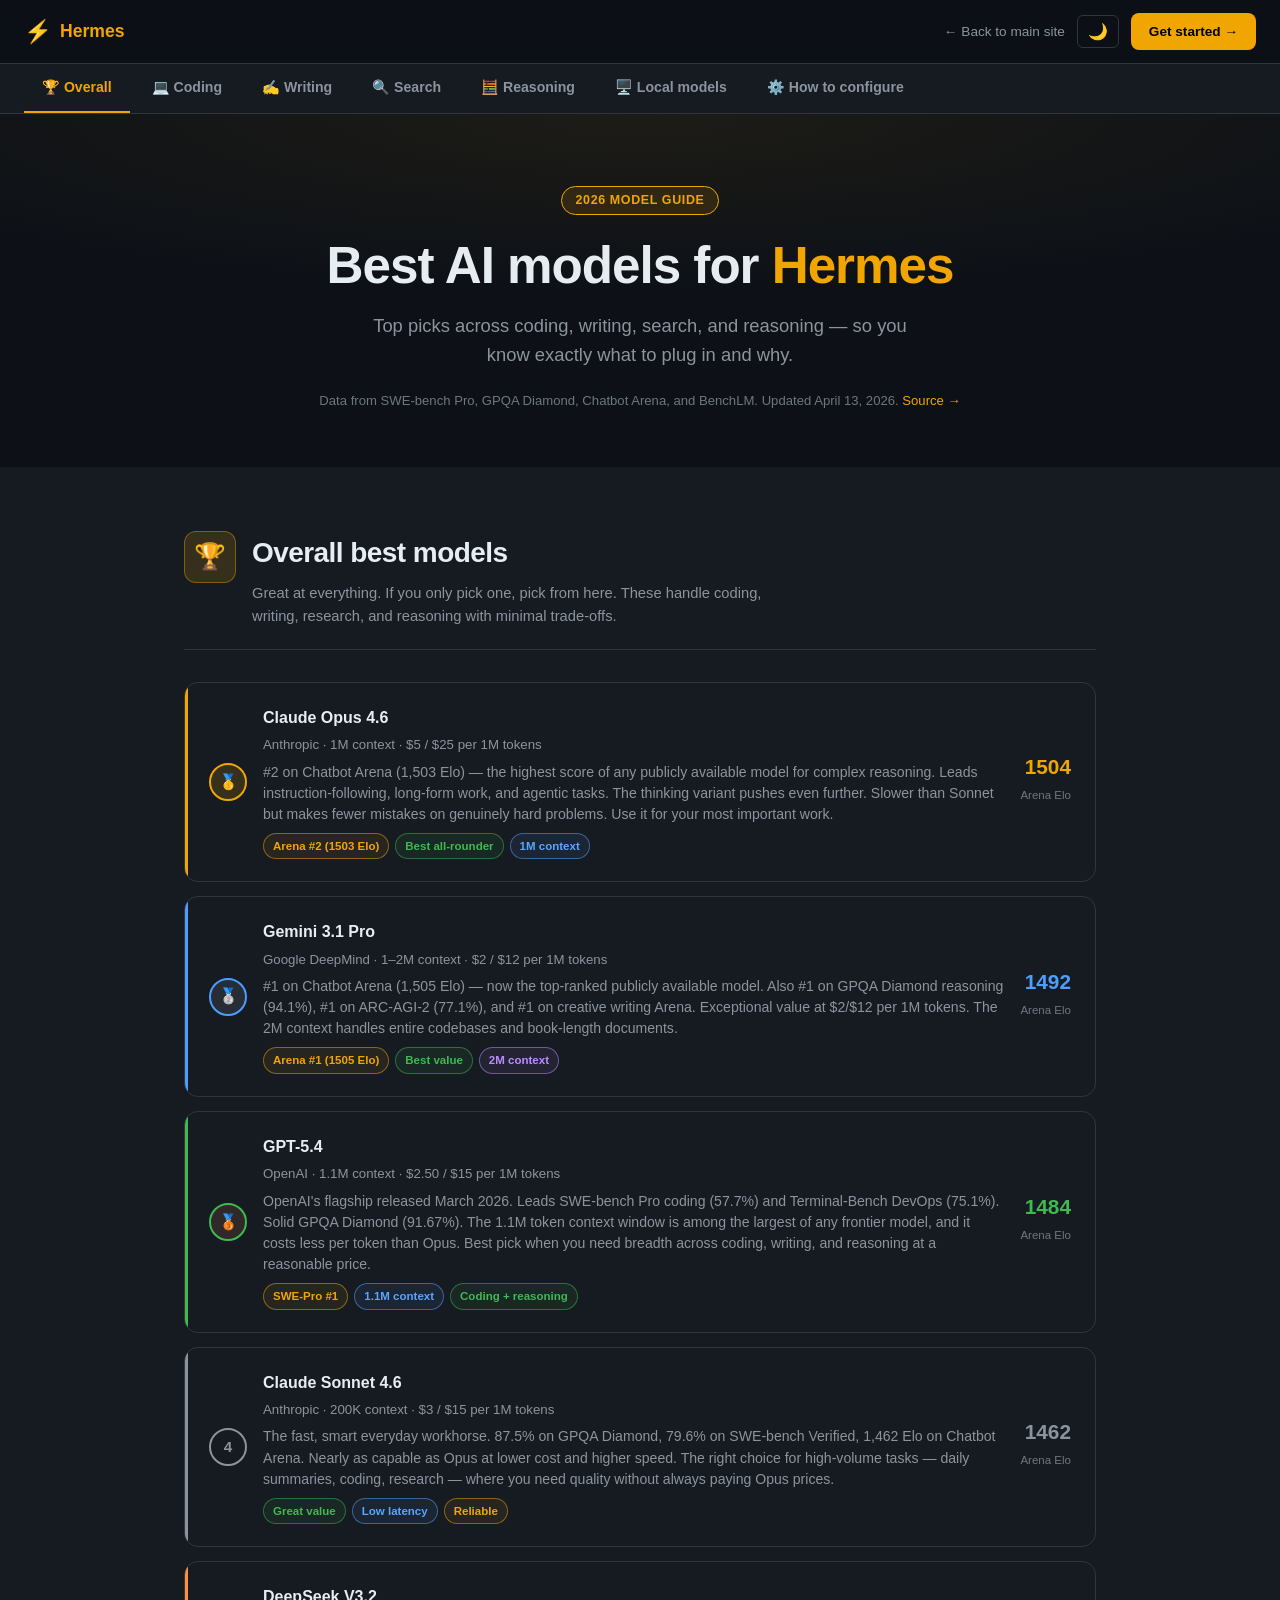
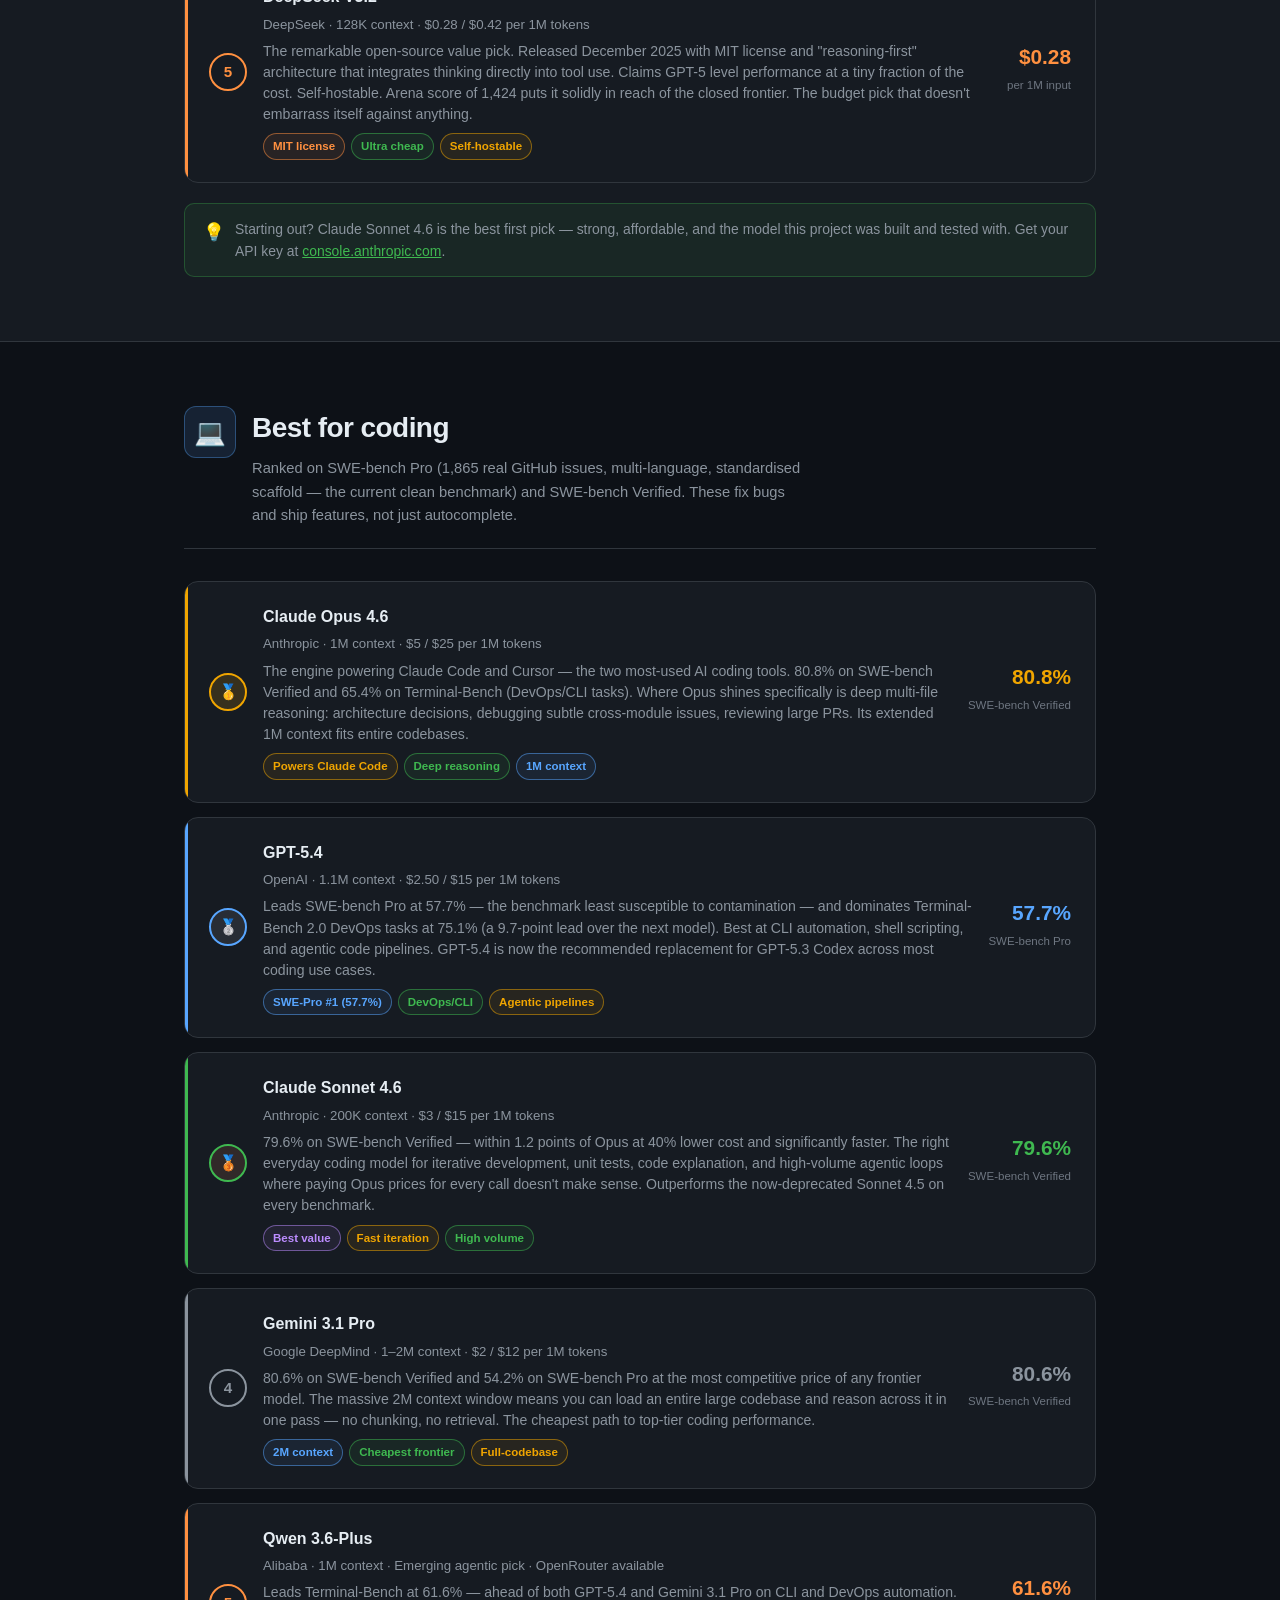
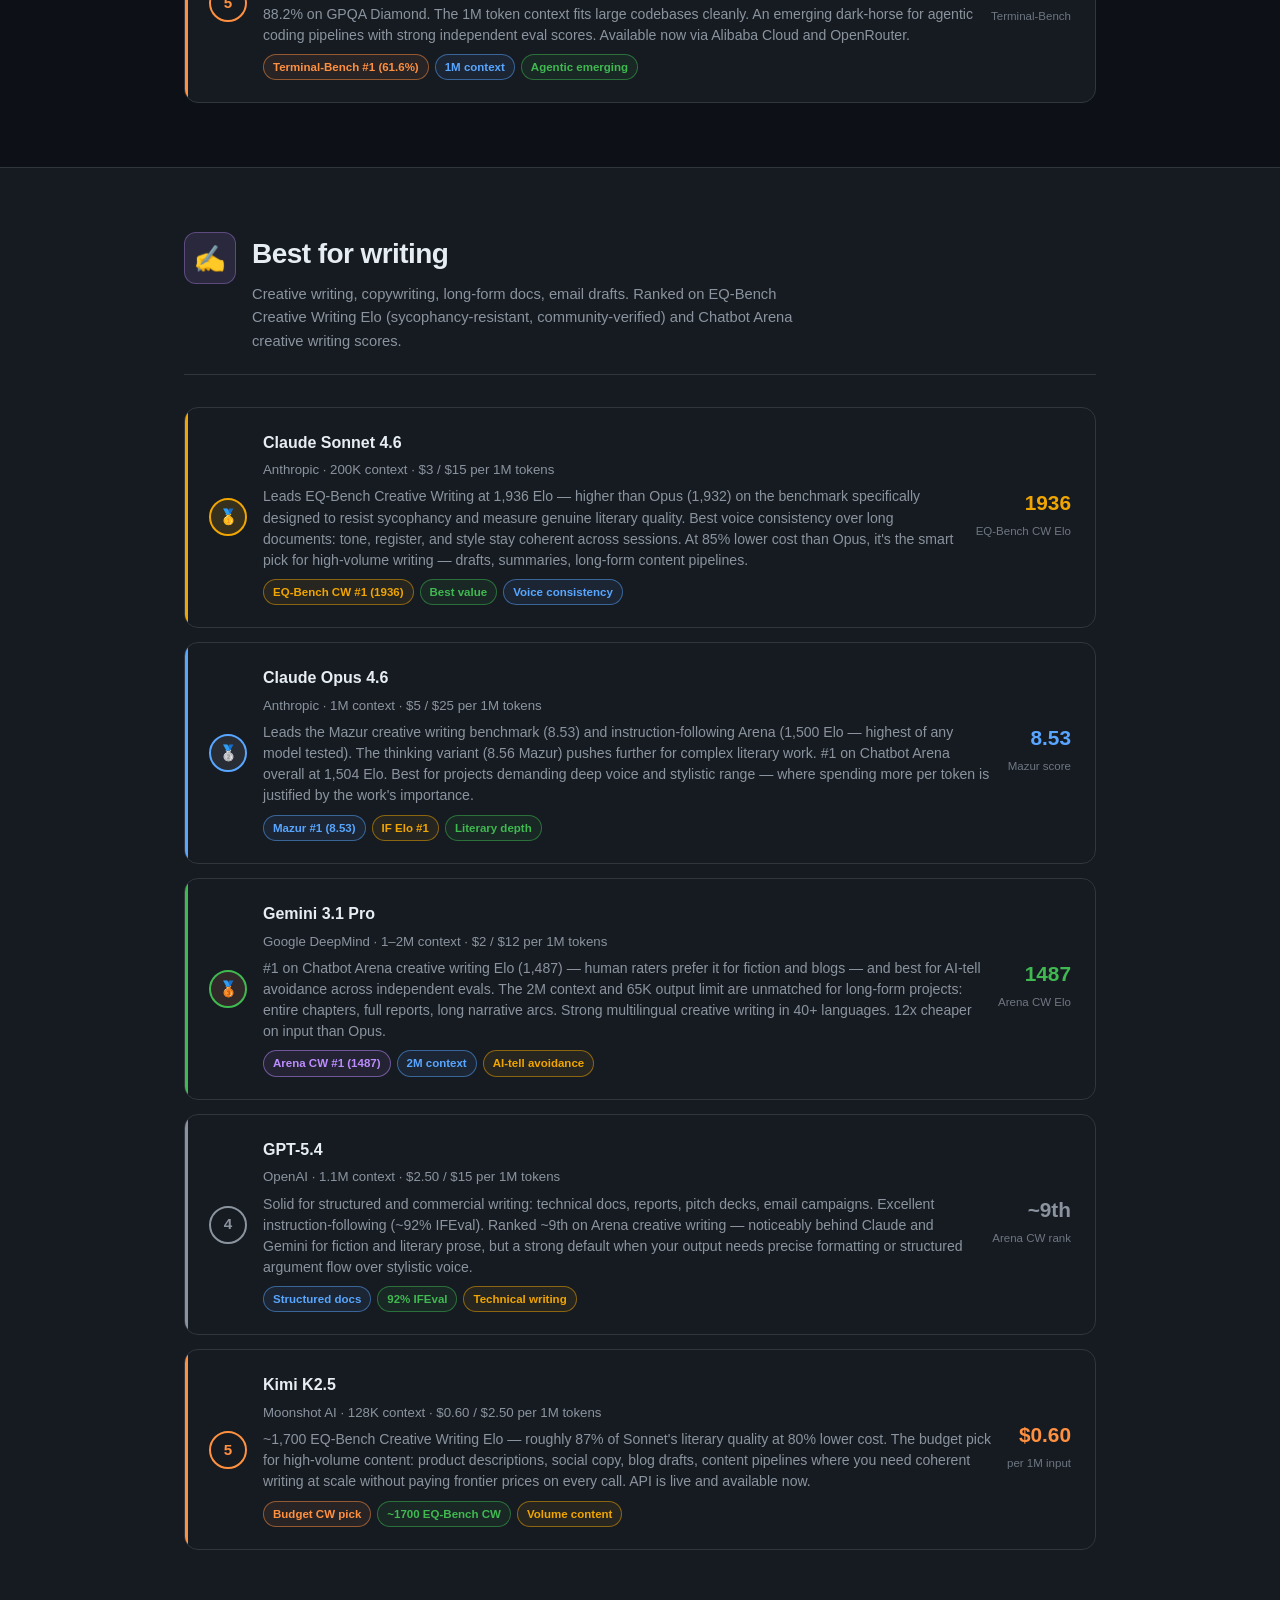
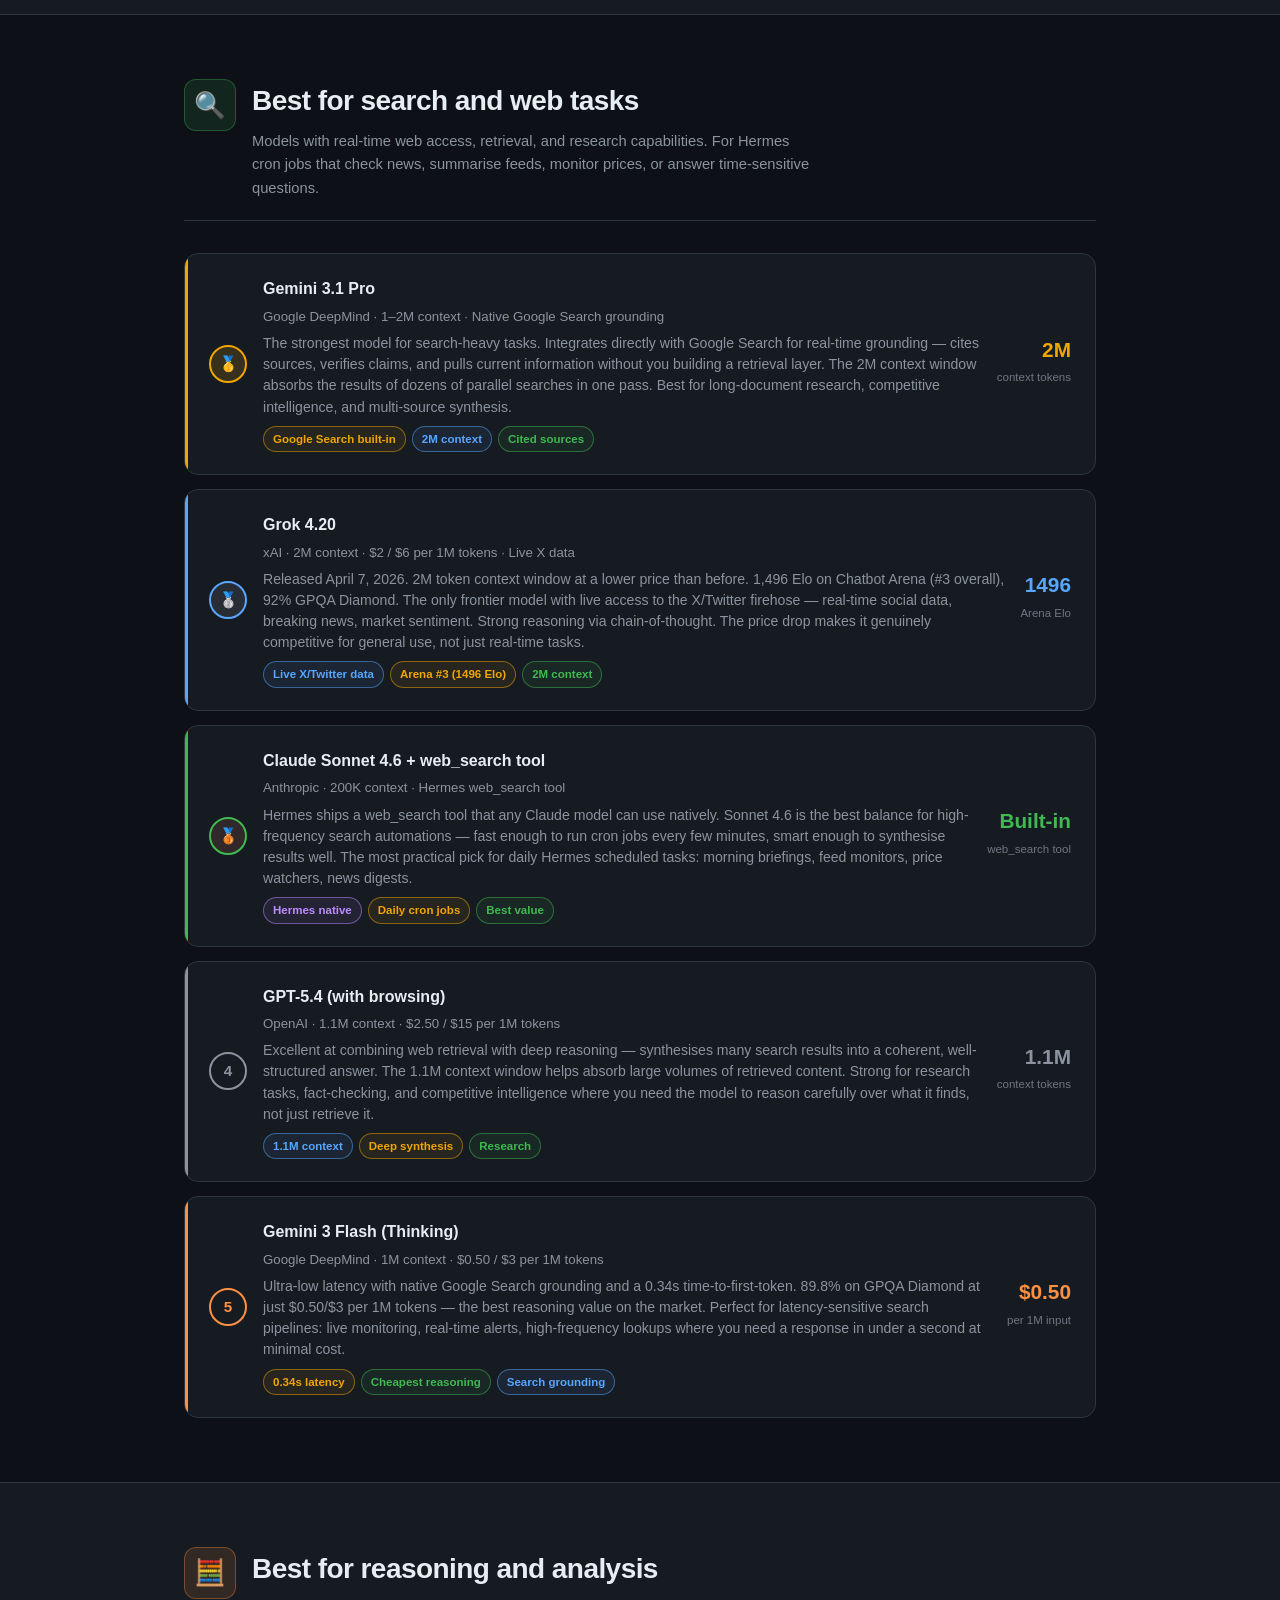
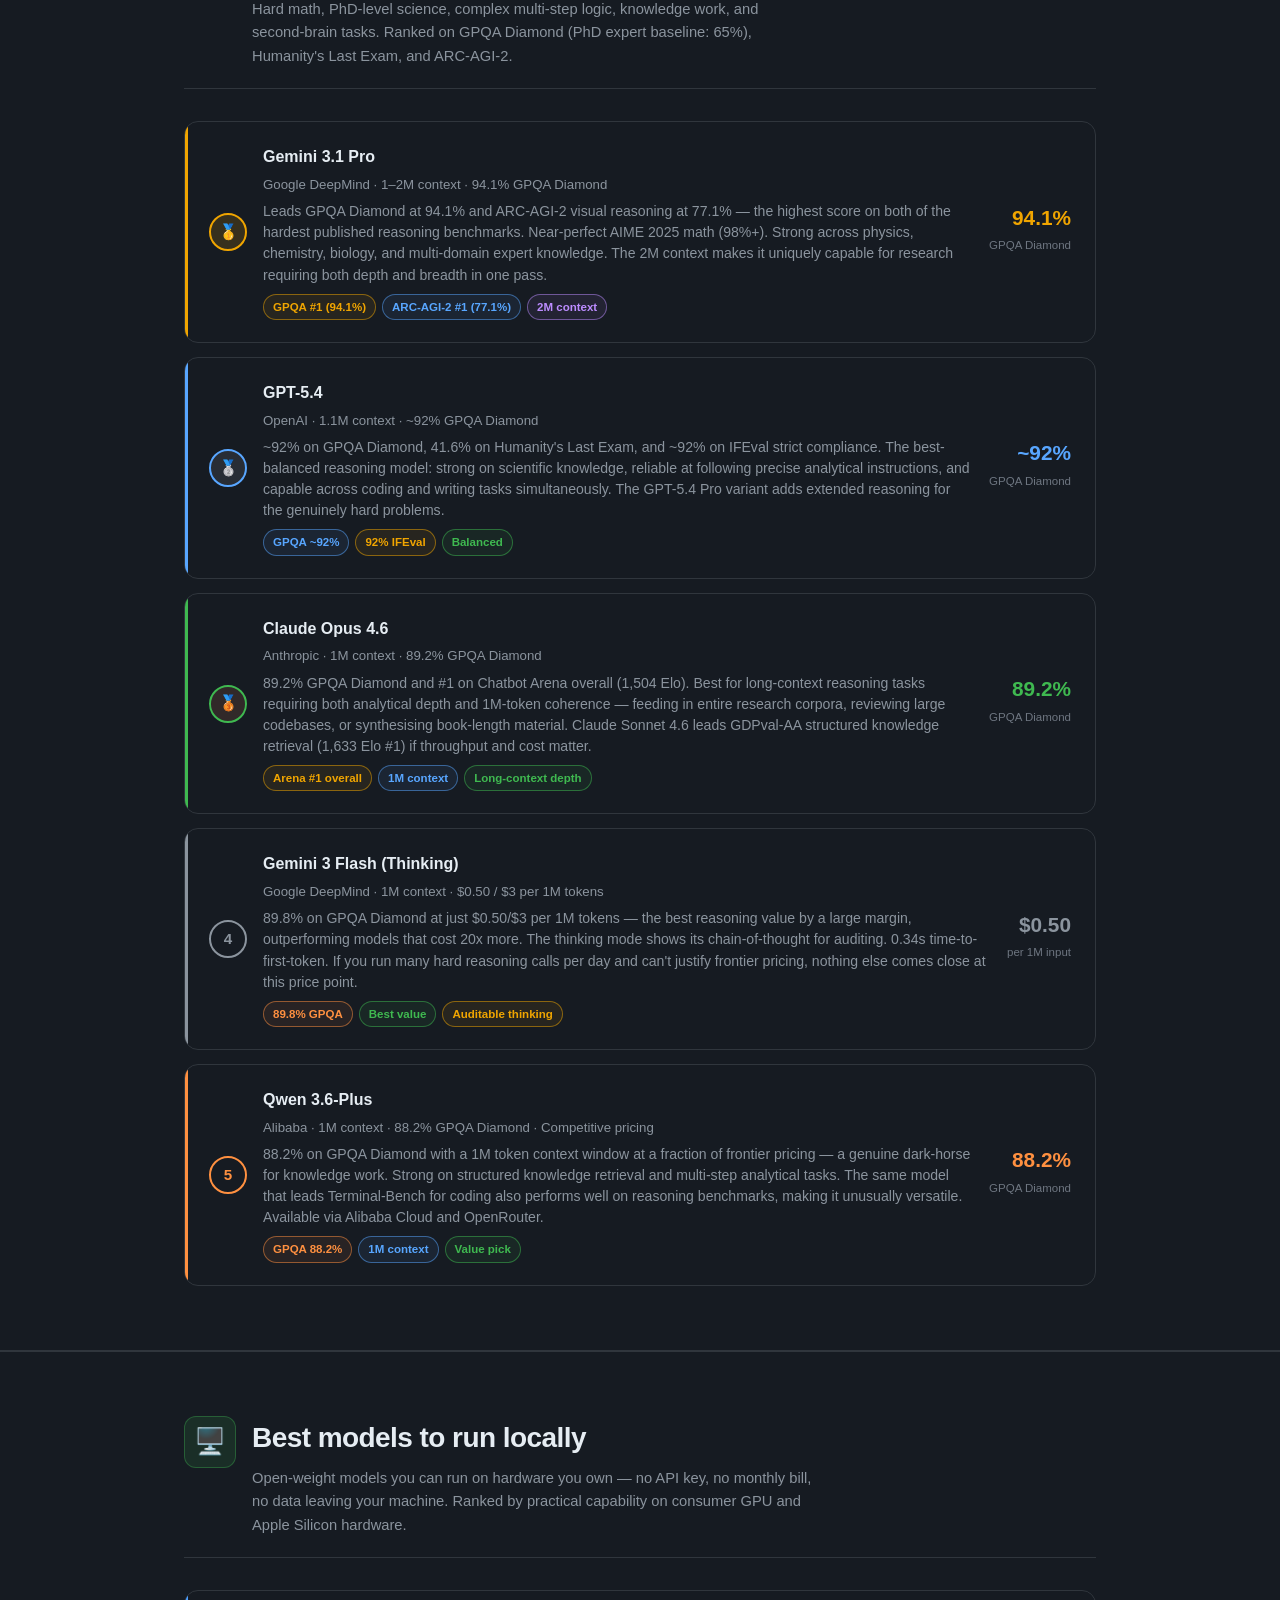
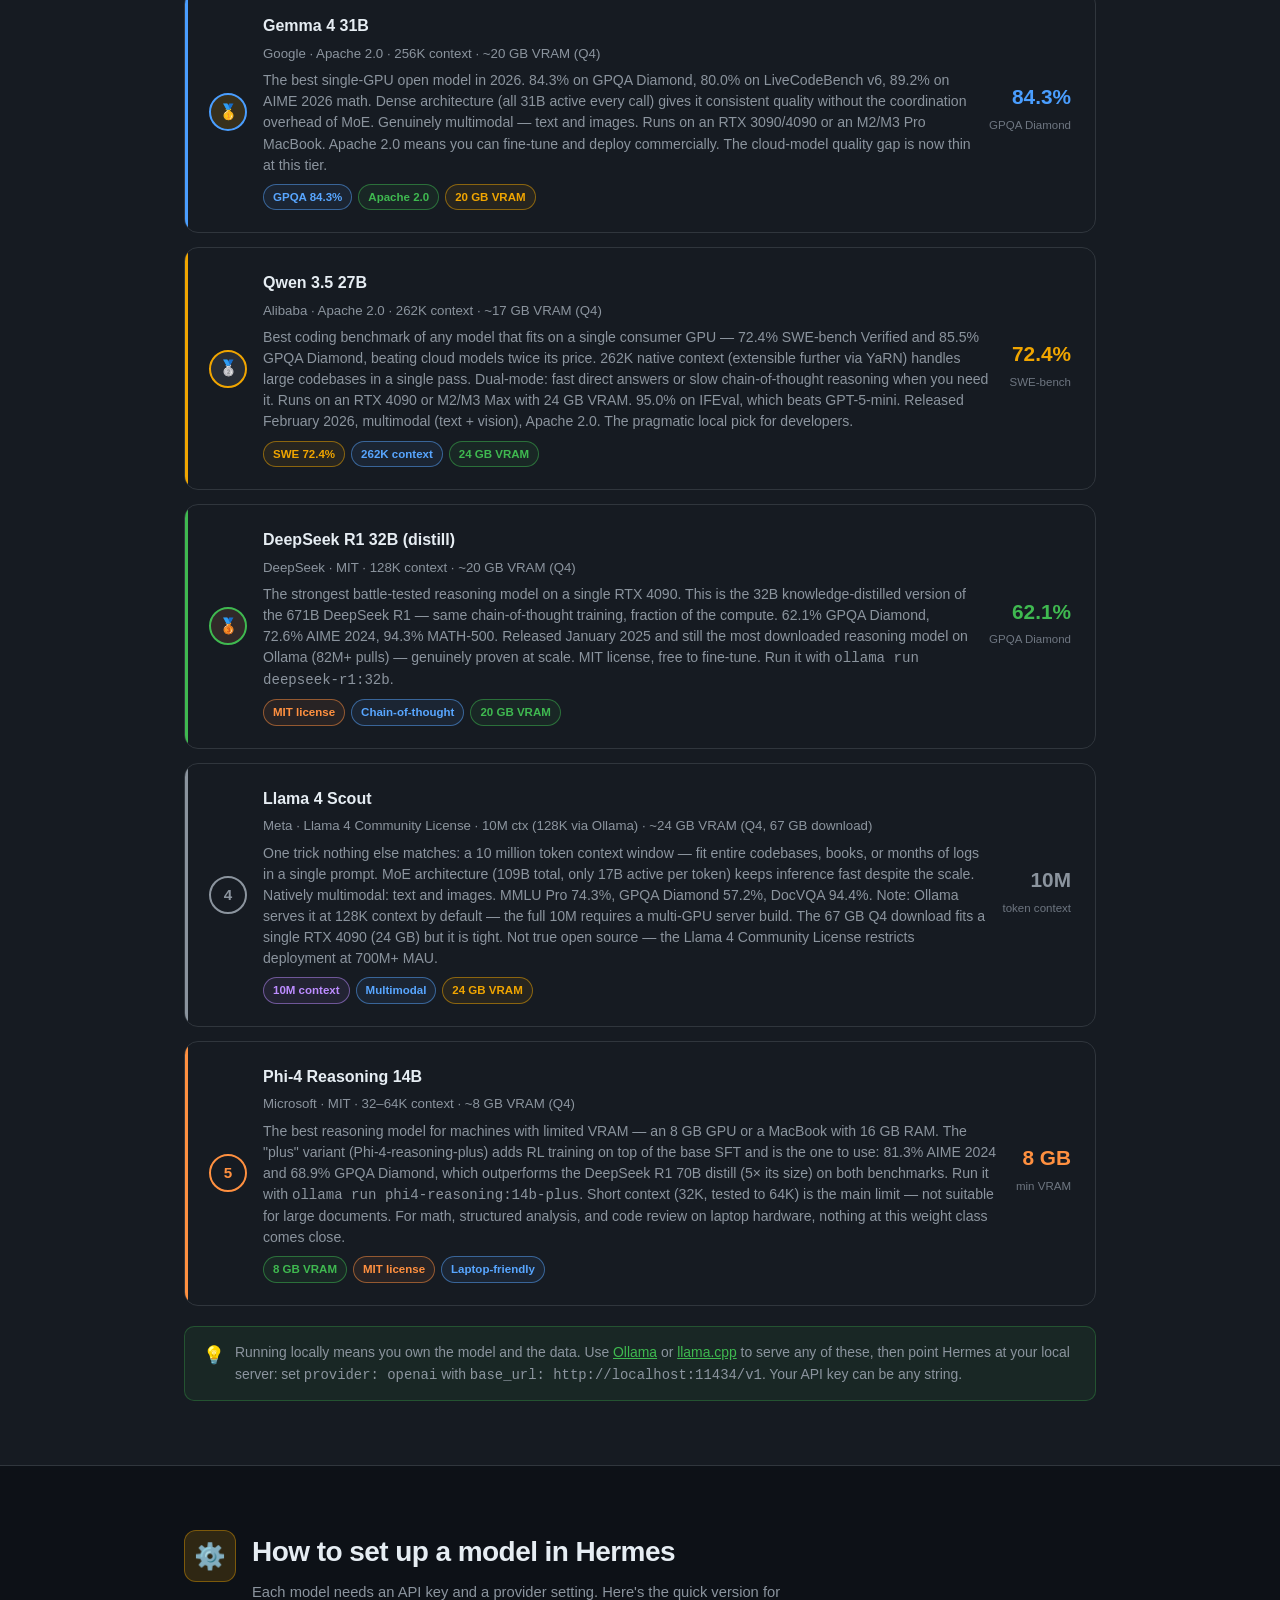
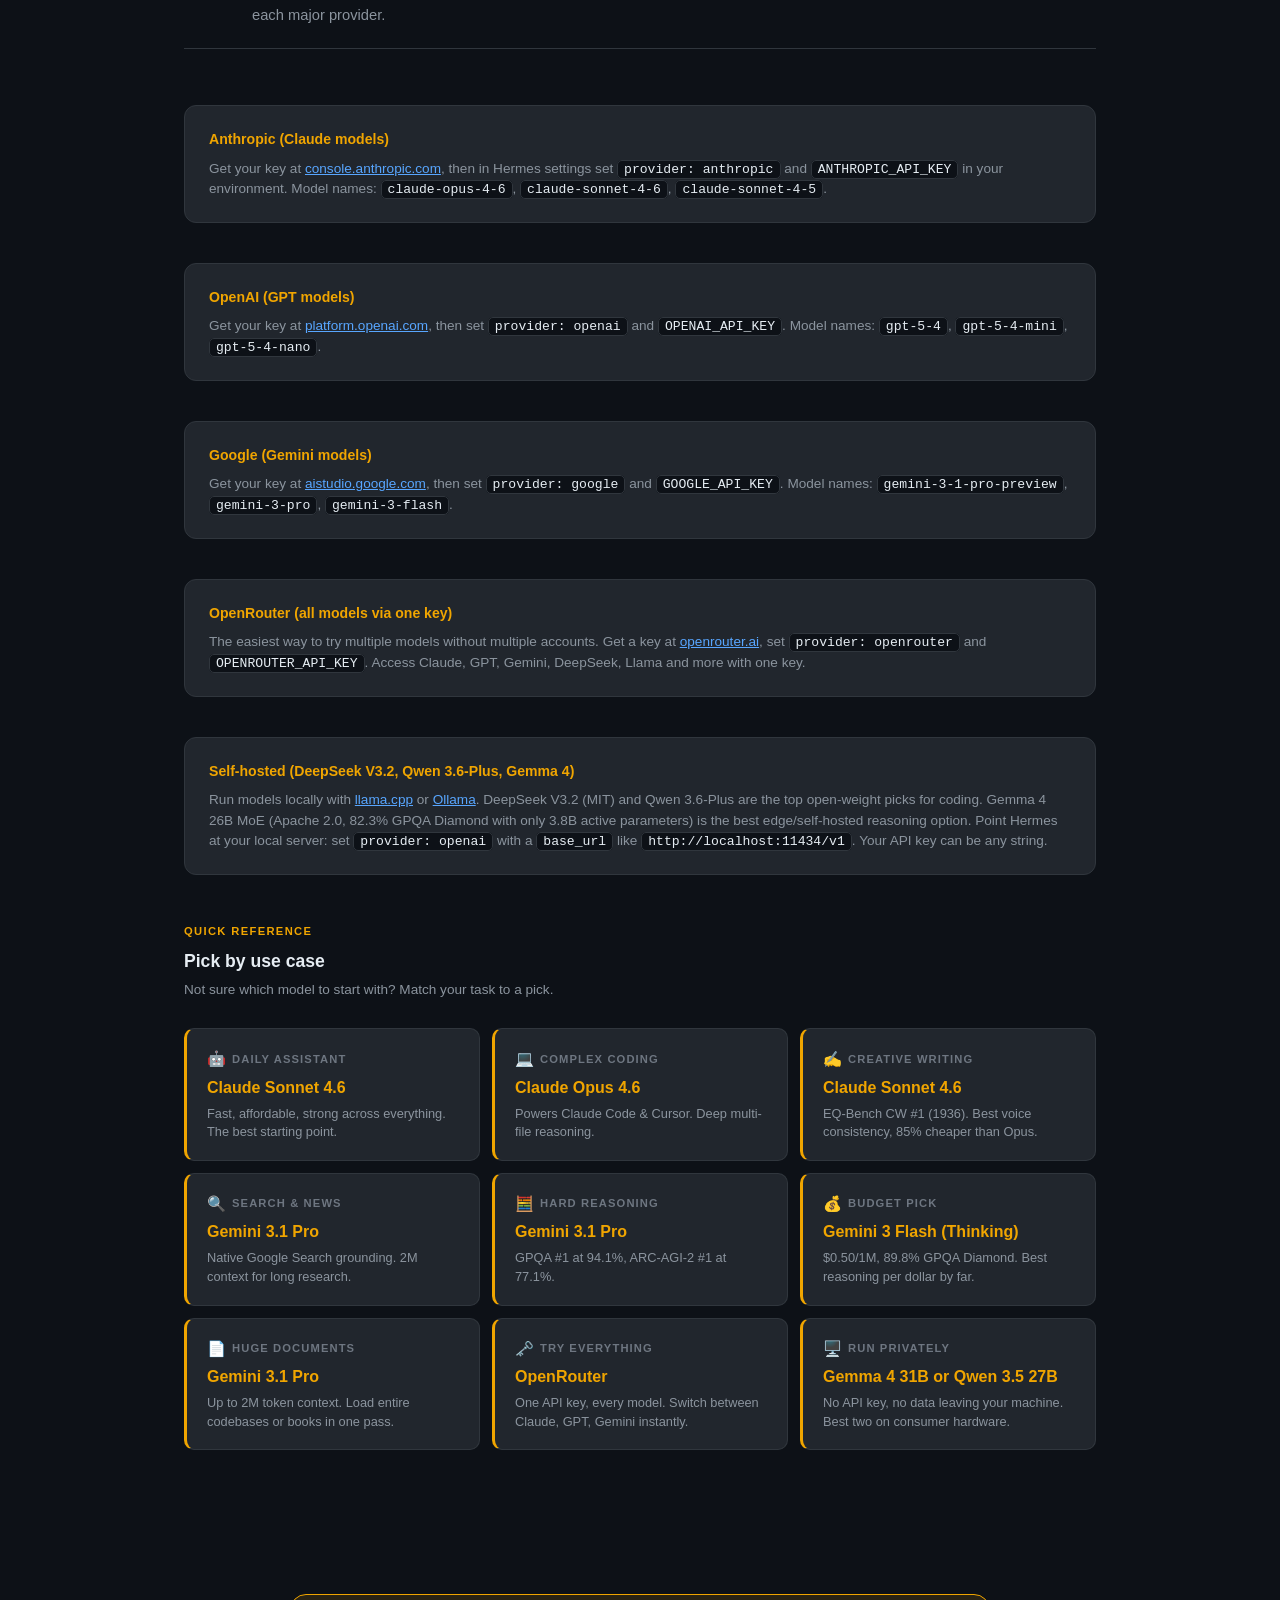
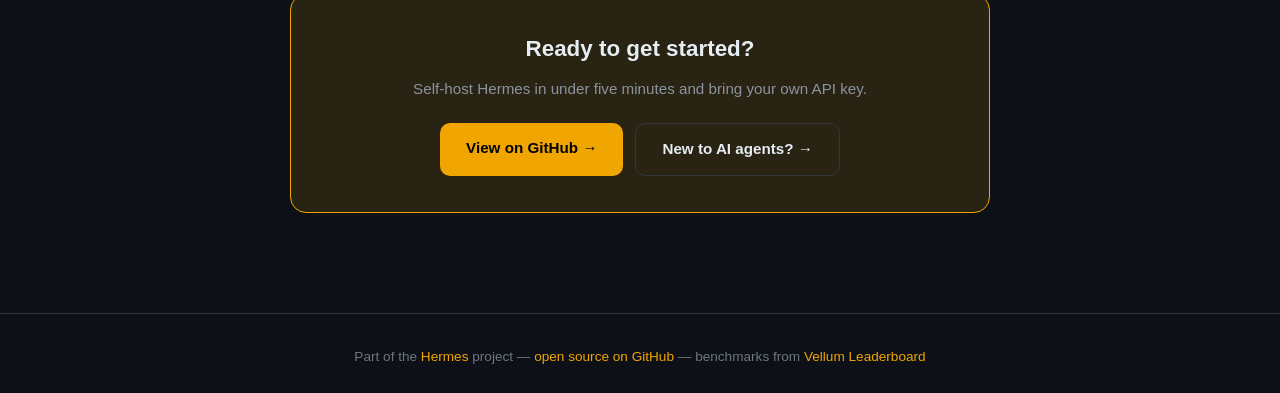
<file: models/index.html>
<!DOCTYPE html>
<html lang="en" data-theme="dark">
<head>
  <script>
    // Canonical URL: strip trailing index.html so links always show the clean path
    (function(){
      var p = window.location.pathname;
      if (p.endsWith('/index.html')) {
        var clean = p.slice(0, p.length - 'index.html'.length);
        window.history.replaceState(null, '', clean + window.location.search + window.location.hash);
      }
    })();
  </script>
<meta charset="UTF-8">
<meta name="viewport" content="width=device-width, initial-scale=1.0">
<title>Best AI Models for Hermes — 2026 Guide</title>
<meta name="description" content="The best AI models to use with Hermes in 2025 — top picks for coding, writing, web search, and all-around use.">
<style>
  :root {
    --bg-primary: #0d1117;
    --bg-secondary: #161b22;
    --bg-tertiary: #21262d;
    --bg-card: #161b22;
    --border: #30363d;
    --text-primary: #e6edf3;
    --text-secondary: #8b949e;
    --text-muted: #6e7681;
    --accent: #f0a500;
    --accent-dim: #c88800;
    --accent-glow: rgba(240,165,0,0.12);
    --green: #3fb950;
    --blue: #58a6ff;
    --purple: #bc8cff;
    --red: #f85149;
    --orange: #ff9040;
    --nav-height: 64px;
  }
  [data-theme="light"] nav {
    background: rgba(246, 248, 250, 0.95);
  }
  [data-theme="light"] {
    --bg-primary: #ffffff;
    --bg-secondary: #f6f8fa;
    --bg-tertiary: #eaeef2;
    --bg-card: #ffffff;
    --border: #d0d7de;
    --text-primary: #1f2328;
    --text-secondary: #656d76;
    --text-muted: #9198a1;
    --accent: #c07800;
    --accent-dim: #9a6200;
    --accent-glow: rgba(192,120,0,0.10);
  }

  *, *::before, *::after { box-sizing: border-box; margin: 0; padding: 0; }

  body {
    font-family: -apple-system, BlinkMacSystemFont, 'Segoe UI', sans-serif;
    background: var(--bg-primary);
    color: var(--text-primary);
    line-height: 1.6;
    min-height: 100vh;
  }

  /* NAV */
  nav {
    position: sticky;
    top: 0;
    height: var(--nav-height);
    background: rgba(13, 17, 23, 0.92);
    border-bottom: 1px solid var(--border);
    backdrop-filter: blur(12px);
    display: flex;
    align-items: center;
    justify-content: space-between;
    padding: 0 24px;
    z-index: 100;
  }
  .nav-logo {
    font-size: 1.1rem;
    font-weight: 700;
    color: var(--accent);
    text-decoration: none;
    display: flex;
    align-items: center;
    gap: 8px;
  }
  .nav-logo span { font-size: 1.4rem; }
  .nav-right { display: flex; align-items: center; gap: 12px; }
  .nav-back {
    color: var(--text-secondary);
    text-decoration: none;
    font-size: 0.85rem;
    display: flex;
    align-items: center;
    gap: 4px;
    transition: color 0.2s;
  }
  .nav-back:hover { color: var(--text-primary); }
  #theme-toggle {
    background: none;
    border: 1px solid var(--border);
    border-radius: 6px;
    padding: 6px 10px;
    cursor: pointer;
    font-size: 1rem;
    color: var(--text-primary);
    transition: border-color 0.2s;
  }
  #theme-toggle:hover { border-color: var(--accent); }
  .btn-cta {
    background: var(--accent);
    color: #000;
    border: none;
    border-radius: 8px;
    padding: 8px 18px;
    font-size: 0.85rem;
    font-weight: 600;
    cursor: pointer;
    text-decoration: none;
    transition: opacity 0.2s;
  }
  .btn-cta:hover { opacity: 0.85; }

  /* TAB NAV */
  .tab-bar {
    position: sticky;
    top: var(--nav-height);
    z-index: 90;
    background: var(--bg-secondary);
    border-bottom: 1px solid var(--border);
    padding: 0 24px;
    display: flex;
    gap: 4px;
    overflow-x: auto;
    scrollbar-width: none;
  }
  .tab-bar::-webkit-scrollbar { display: none; }
  .tab-pill {
    padding: 12px 18px;
    font-size: 0.88rem;
    font-weight: 600;
    color: var(--text-secondary);
    cursor: pointer;
    border-bottom: 2px solid transparent;
    white-space: nowrap;
    transition: color 0.2s, border-color 0.2s;
    text-decoration: none;
    display: block;
  }
  .tab-pill:hover { color: var(--text-primary); }
  .tab-pill.active { color: var(--accent); border-bottom-color: var(--accent); }

  /* HERO */
  .hero {
    text-align: center;
    padding: 72px 24px 56px;
    position: relative;
    overflow: hidden;
  }
  .hero::before {
    content: '';
    position: absolute;
    inset: 0;
    background: radial-gradient(ellipse 70% 50% at 50% 0%, rgba(240,165,0,0.07), transparent);
    pointer-events: none;
  }
  .hero-badge {
    display: inline-block;
    background: var(--accent-glow);
    border: 1px solid var(--accent);
    color: var(--accent);
    border-radius: 20px;
    padding: 4px 14px;
    font-size: 0.78rem;
    font-weight: 600;
    letter-spacing: 0.05em;
    text-transform: uppercase;
    margin-bottom: 20px;
  }
  .hero h1 {
    font-size: clamp(1.9rem, 4.5vw, 3.2rem);
    font-weight: 800;
    line-height: 1.2;
    margin-bottom: 14px;
    letter-spacing: -0.02em;
  }
  .hero h1 em { font-style: normal; color: var(--accent); }
  .hero-sub {
    font-size: clamp(0.95rem, 2.2vw, 1.15rem);
    color: var(--text-secondary);
    max-width: 580px;
    margin: 0 auto 20px;
  }
  .hero-note {
    font-size: 0.82rem;
    color: var(--text-muted);
    margin-top: 8px;
  }
  .hero-note a { color: var(--accent); text-decoration: none; }

  /* SECTION */
  .model-section {
    padding: 64px 24px;
    max-width: 960px;
    margin: 0 auto;
  }
  .model-section + .model-section { padding-top: 0; }
  .section-alt {
    background: var(--bg-secondary);
  }
  .section-alt .model-section { }

  .section-header {
    display: flex;
    align-items: flex-start;
    gap: 16px;
    margin-bottom: 32px;
    padding-bottom: 20px;
    border-bottom: 1px solid var(--border);
  }
  .section-icon {
    width: 52px;
    height: 52px;
    border-radius: 12px;
    display: flex;
    align-items: center;
    justify-content: center;
    font-size: 1.6rem;
    flex-shrink: 0;
  }
  .icon-gold { background: rgba(240,165,0,0.15); border: 1px solid rgba(240,165,0,0.4); }
  .icon-blue { background: rgba(88,166,255,0.12); border: 1px solid rgba(88,166,255,0.35); }
  .icon-green { background: rgba(63,185,80,0.12); border: 1px solid rgba(63,185,80,0.35); }
  .icon-purple { background: rgba(188,140,255,0.12); border: 1px solid rgba(188,140,255,0.35); }
  .icon-orange { background: rgba(255,144,64,0.12); border: 1px solid rgba(255,144,64,0.35); }

  .section-header-text h2 {
    font-size: clamp(1.3rem, 2.5vw, 1.75rem);
    font-weight: 700;
    margin-bottom: 6px;
    letter-spacing: -0.02em;
  }
  .section-header-text p {
    font-size: 0.92rem;
    color: var(--text-secondary);
    max-width: 560px;
  }

  /* MODEL CARDS */
  .model-list {
    display: grid;
    gap: 14px;
  }
  .model-card {
    background: var(--bg-card);
    border: 1px solid var(--border);
    border-radius: 14px;
    padding: 22px 24px;
    display: grid;
    grid-template-columns: auto 1fr auto;
    gap: 16px;
    align-items: center;
    transition: border-color 0.2s, transform 0.2s;
    position: relative;
    overflow: hidden;
  }
  .model-card:hover {
    border-color: var(--model-color, var(--accent));
    transform: translateY(-1px);
  }
  .model-card::before {
    content: '';
    position: absolute;
    left: 0;
    top: 0;
    bottom: 0;
    width: 3px;
    background: var(--model-color, var(--accent));
    border-radius: 14px 0 0 14px;
  }

  .rank-badge {
    width: 38px;
    height: 38px;
    border-radius: 50%;
    display: flex;
    align-items: center;
    justify-content: center;
    font-weight: 800;
    font-size: 0.95rem;
    flex-shrink: 0;
    border: 2px solid var(--model-color, var(--accent));
    color: var(--model-color, var(--accent));
    background: transparent;
  }
  .rank-badge.gold { background: rgba(240,165,0,0.15); }
  .rank-badge.silver { background: rgba(139,148,158,0.15); }
  .rank-badge.bronze { background: rgba(201,120,80,0.15); }

  .model-info h3 {
    font-size: 1rem;
    font-weight: 700;
    margin-bottom: 4px;
  }
  .model-info .model-meta {
    font-size: 0.83rem;
    color: var(--text-secondary);
    margin-bottom: 6px;
  }
  .model-info .model-why {
    font-size: 0.88rem;
    color: var(--text-secondary);
    line-height: 1.5;
  }
  .model-pills {
    display: flex;
    flex-wrap: wrap;
    gap: 6px;
    margin-top: 8px;
  }
  .pill {
    font-size: 0.72rem;
    font-weight: 600;
    padding: 3px 9px;
    border-radius: 20px;
    border: 1px solid var(--border);
    color: var(--text-muted);
    white-space: nowrap;
  }
  .pill.green { border-color: rgba(63,185,80,0.5); color: var(--green); background: rgba(63,185,80,0.08); }
  .pill.blue { border-color: rgba(88,166,255,0.5); color: var(--blue); background: rgba(88,166,255,0.08); }
  .pill.purple { border-color: rgba(188,140,255,0.5); color: var(--purple); background: rgba(188,140,255,0.08); }
  .pill.gold { border-color: rgba(240,165,0,0.5); color: var(--accent); background: rgba(240,165,0,0.08); }
  .pill.orange { border-color: rgba(255,144,64,0.5); color: var(--orange); background: rgba(255,144,64,0.08); }

  .model-score {
    text-align: right;
    flex-shrink: 0;
  }
  .score-val {
    font-size: 1.3rem;
    font-weight: 800;
    color: var(--model-color, var(--accent));
    display: block;
    line-height: 1;
    margin-bottom: 3px;
  }
  .score-label {
    font-size: 0.72rem;
    color: var(--text-muted);
    white-space: nowrap;
  }

  /* SETUP BOX */
  .setup-box {
    background: var(--bg-tertiary);
    border: 1px solid var(--border);
    border-radius: 12px;
    padding: 22px 24px;
    margin-top: 24px;
  }
  .setup-box h4 {
    font-size: 0.88rem;
    font-weight: 700;
    margin-bottom: 8px;
    color: var(--accent);
  }
  .setup-box p {
    font-size: 0.85rem;
    color: var(--text-secondary);
    line-height: 1.5;
  }
  .setup-box code {
    background: var(--bg-primary);
    border: 1px solid var(--border);
    border-radius: 5px;
    padding: 1px 6px;
    font-size: 0.82rem;
    font-family: 'SFMono-Regular', Consolas, monospace;
    color: var(--text-primary);
  }

  /* HOW TO PICK */

  .picker-grid {
    display: grid;
    grid-template-columns: repeat(auto-fit, minmax(220px, 1fr));
    gap: 12px;
    margin-top: 28px;
  }
  .picker-card {
    background: var(--bg-tertiary);
    border: 1px solid var(--border);
    border-left: 3px solid var(--accent);
    border-radius: 10px;
    padding: 18px 20px;
    display: flex;
    flex-direction: column;
    gap: 6px;
    transition: border-color 0.2s, box-shadow 0.2s, transform 0.15s;
  }
  .picker-card:hover {
    border-color: var(--accent);
    box-shadow: 0 4px 20px rgba(240,165,0,0.12);
    transform: translateY(-1px);
  }
  .picker-card .use-case {
    font-size: 0.7rem;
    font-weight: 700;
    text-transform: uppercase;
    letter-spacing: 0.1em;
    color: var(--text-muted);
    display: flex;
    align-items: center;
    gap: 6px;
  }
  .picker-card .use-case .uc-icon {
    font-size: 0.95rem;
    letter-spacing: 0;
  }
  .picker-card .recommendation {
    font-size: 1rem;
    font-weight: 800;
    color: var(--accent);
    line-height: 1.2;
  }
  .picker-card .why-short {
    font-size: 0.8rem;
    color: var(--text-secondary);
    line-height: 1.45;
    margin-top: 2px;
  }

  /* FREE TIER NOTE */
  .free-note {
    background: rgba(63,185,80,0.08);
    border: 1px solid rgba(63,185,80,0.3);
    border-radius: 10px;
    padding: 14px 18px;
    margin-top: 20px;
    font-size: 0.87rem;
    color: var(--text-secondary);
    display: flex;
    gap: 10px;
    align-items: flex-start;
  }
  .free-note .note-icon { font-size: 1.1rem; flex-shrink: 0; }

  /* CTA STRIP */
  .cta-strip {
    background: var(--accent-glow);
    border: 1px solid var(--accent);
    border-radius: 16px;
    padding: 36px 40px;
    text-align: center;
    margin: 40px auto;
    max-width: 700px;
  }
  .cta-strip h2 { font-size: 1.4rem; font-weight: 700; margin-bottom: 10px; }
  .cta-strip p { color: var(--text-secondary); margin-bottom: 22px; font-size: 0.95rem; }
  .cta-group { display: flex; gap: 12px; justify-content: center; flex-wrap: wrap; }
  .btn-primary {
    background: var(--accent);
    color: #000;
    font-weight: 700;
    padding: 13px 26px;
    border-radius: 10px;
    text-decoration: none;
    font-size: 0.95rem;
    transition: opacity 0.2s;
  }
  .btn-primary:hover { opacity: 0.85; }
  .btn-ghost {
    background: transparent;
    color: var(--text-primary);
    font-weight: 600;
    padding: 13px 26px;
    border-radius: 10px;
    text-decoration: none;
    font-size: 0.95rem;
    border: 1px solid var(--border);
    transition: border-color 0.2s;
  }
  .btn-ghost:hover { border-color: var(--accent); }

  /* FOOTER */
  footer {
    border-top: 1px solid var(--border);
    text-align: center;
    padding: 32px 24px;
    color: var(--text-muted);
    font-size: 0.85rem;
  }
  footer a { color: var(--accent); text-decoration: none; }

  /* DIVIDER */
  .section-divider { height: 1px; background: var(--border); }

  /* MOBILE */
  @media (max-width: 640px) {
    nav { padding: 0 16px; }
    .nav-back span { display: none; }
    .btn-cta { display: none; }
    .model-card { grid-template-columns: auto 1fr; }
    .model-score { display: none; }
    .tab-bar { padding: 0 12px; }
    .tab-pill { padding: 10px 14px; font-size: 0.82rem; }
    .section-header { flex-direction: column; gap: 12px; }
    .cta-strip { padding: 28px 20px; }
  }
  @media (max-width: 480px) {
    .picker-grid { grid-template-columns: 1fr 1fr; }
  }

  /* HAMBURGER + MOBILE MENU */
  .hamburger {
    display: none;
    flex-direction: column;
    gap: 5px;
    cursor: pointer;
    padding: 6px;
    border: 1px solid var(--border);
    border-radius: 6px;
    background: none;
    transition: border-color 0.15s;
    flex-shrink: 0;
  }
  .hamburger:hover { border-color: var(--accent); }
  .hamburger span {
    display: block;
    width: 20px;
    height: 2px;
    background: var(--text-secondary);
    border-radius: 2px;
    transition: transform 0.2s, opacity 0.2s;
  }
  .hamburger.open span:nth-child(1) { transform: translateY(7px) rotate(45deg); }
  .hamburger.open span:nth-child(2) { opacity: 0; }
  .hamburger.open span:nth-child(3) { transform: translateY(-7px) rotate(-45deg); }
  #models-mobile-menu {
    display: none;
    position: fixed;
    top: var(--nav-height);
    left: 0; right: 0;
    background: var(--bg-secondary);
    border-bottom: 1px solid var(--border);
    padding: 16px 24px;
    z-index: 999;
    flex-direction: column;
    gap: 4px;
  }
  #models-mobile-menu.open { display: flex; }
  #models-mobile-menu a {
    color: var(--text-secondary);
    font-size: 0.95rem;
    font-weight: 500;
    padding: 10px 12px;
    border-radius: 6px;
    transition: color 0.15s, background 0.15s;
    text-decoration: none;
  }
  #models-mobile-menu a:hover { color: var(--text-primary); background: var(--bg-tertiary); }
  #models-mobile-menu a.accent { color: var(--accent); }
  #models-mobile-menu .menu-divider {
    height: 1px;
    background: var(--border);
    margin: 4px 0;
  }
  @media (max-width: 640px) {
    .hamburger { display: flex; }
    .btn-cta { display: none; }
    .nav-back span { display: none; }
  }
</style>
</head>
<body>

<nav>
  <a href="../" class="nav-logo"><span>⚡</span> Hermes</a>
  <div class="nav-right">
    <a href="../" class="nav-back">← <span>Back to main site</span></a>
    <button id="theme-toggle" aria-label="Toggle theme">🌙</button>
    <a href="https://hermes-agent.nousresearch.com/docs/getting-started/installation" class="btn-cta" target="_blank">Get started →</a>
  </div>
  <button class="hamburger" id="models-hamburger" aria-label="Open menu" aria-expanded="false">
    <span></span><span></span><span></span>
  </button>
</nav>

<div id="models-mobile-menu">
  <a href="../">⚡ Hermes Home</a>
  <a href="../#why">Why Hermes</a>
  <a href="../#features">Features</a>
  <a href="../#compare">Compare</a>
  <a href="../#install">Install</a>
  <div class="menu-divider"></div>
  <a href="../eli5/" class="accent">🧠 ELI5 — What is Hermes?</a>
  <a href="../models/" class="accent">🤖 Best Models 2026</a>
  <a href="../community/" class="accent">🌎 Community</a>
  <a href="https://hermes-agent.nousresearch.com/docs/getting-started/installation" target="_blank" class="accent" style="margin-top:4px">Get started →</a>
</div>

<!-- TAB BAR -->
<div class="tab-bar">
  <a class="tab-pill active" href="#overall">🏆 Overall</a>
  <a class="tab-pill" href="#coding">💻 Coding</a>
  <a class="tab-pill" href="#writing">✍️ Writing</a>
  <a class="tab-pill" href="#search">🔍 Search</a>
  <a class="tab-pill" href="#reasoning">🧮 Reasoning</a>
  <a class="tab-pill" href="#local">🖥️ Local models</a>
  <a class="tab-pill" href="#howto">⚙️ How to configure</a>
</div>

<!-- HERO -->
<section class="hero">
  <div class="hero-badge">2026 Model Guide</div>
  <h1>Best AI models for <em>Hermes</em></h1>
  <p class="hero-sub">Top picks across coding, writing, search, and reasoning — so you know exactly what to plug in and why.</p>
  <p class="hero-note">Data from SWE-bench Pro, GPQA Diamond, Chatbot Arena, and BenchLM. Updated April 13, 2026. <a href="https://lmarena.ai/leaderboard" target="_blank">Source →</a></p>
</section>

<!-- =========================================
     OVERALL
     ========================================= -->
<div id="overall" class="section-alt">
  <div class="model-section">
    <div class="section-header">
      <div class="section-icon icon-gold">🏆</div>
      <div class="section-header-text">
        <h2>Overall best models</h2>
        <p>Great at everything. If you only pick one, pick from here. These handle coding, writing, research, and reasoning with minimal trade-offs.</p>
      </div>
    </div>

    <div class="model-list">
      <!-- #1 -->
      <div class="model-card" style="--model-color: #f0a500;">
        <div class="rank-badge gold">🥇</div>
        <div class="model-info">
          <h3>Claude Opus 4.6</h3>
          <div class="model-meta">Anthropic &middot; 1M context &middot; $5 / $25 per 1M tokens</div>
          <div class="model-why">#2 on Chatbot Arena (1,503 Elo) — the highest score of any publicly available model for complex reasoning. Leads instruction-following, long-form work, and agentic tasks. The thinking variant pushes even further. Slower than Sonnet but makes fewer mistakes on genuinely hard problems. Use it for your most important work.</div>
          <div class="model-pills">
            <span class="pill gold">Arena #2 (1503 Elo)</span>
            <span class="pill green">Best all-rounder</span>
            <span class="pill blue">1M context</span>
          </div>
        </div>
        <div class="model-score">
          <span class="score-val">1504</span>
          <span class="score-label">Arena Elo</span>
        </div>
      </div>

      <!-- #2 -->
      <div class="model-card" style="--model-color: #4a9eff;">
        <div class="rank-badge silver">🥈</div>
        <div class="model-info">
          <h3>Gemini 3.1 Pro</h3>
          <div class="model-meta">Google DeepMind &middot; 1–2M context &middot; $2 / $12 per 1M tokens</div>
          <div class="model-why">#1 on Chatbot Arena (1,505 Elo) — now the top-ranked publicly available model. Also #1 on GPQA Diamond reasoning (94.1%), #1 on ARC-AGI-2 (77.1%), and #1 on creative writing Arena. Exceptional value at $2/$12 per 1M tokens. The 2M context handles entire codebases and book-length documents.</div>
          <div class="model-pills">
            <span class="pill gold">Arena #1 (1505 Elo)</span>
            <span class="pill green">Best value</span>
            <span class="pill purple">2M context</span>
          </div>
        </div>
        <div class="model-score">
          <span class="score-val">1492</span>
          <span class="score-label">Arena Elo</span>
        </div>
      </div>

      <!-- #3 -->
      <div class="model-card" style="--model-color: #3fb950;">
        <div class="rank-badge bronze">🥉</div>
        <div class="model-info">
          <h3>GPT-5.4</h3>
          <div class="model-meta">OpenAI &middot; 1.1M context &middot; $2.50 / $15 per 1M tokens</div>
          <div class="model-why">OpenAI's flagship released March 2026. Leads SWE-bench Pro coding (57.7%) and Terminal-Bench DevOps (75.1%). Solid GPQA Diamond (91.67%). The 1.1M token context window is among the largest of any frontier model, and it costs less per token than Opus. Best pick when you need breadth across coding, writing, and reasoning at a reasonable price.</div>
          <div class="model-pills">
            <span class="pill gold">SWE-Pro #1</span>
            <span class="pill blue">1.1M context</span>
            <span class="pill green">Coding + reasoning</span>
          </div>
        </div>
        <div class="model-score">
          <span class="score-val">1484</span>
          <span class="score-label">Arena Elo</span>
        </div>
      </div>

      <!-- #4 -->
      <div class="model-card" style="--model-color: #8b949e;">
        <div class="rank-badge">4</div>
        <div class="model-info">
          <h3>Claude Sonnet 4.6</h3>
          <div class="model-meta">Anthropic &middot; 200K context &middot; $3 / $15 per 1M tokens</div>
          <div class="model-why">The fast, smart everyday workhorse. 87.5% on GPQA Diamond, 79.6% on SWE-bench Verified, 1,462 Elo on Chatbot Arena. Nearly as capable as Opus at lower cost and higher speed. The right choice for high-volume tasks — daily summaries, coding, research — where you need quality without always paying Opus prices.</div>
          <div class="model-pills">
            <span class="pill green">Great value</span>
            <span class="pill blue">Low latency</span>
            <span class="pill gold">Reliable</span>
          </div>
        </div>
        <div class="model-score">
          <span class="score-val">1462</span>
          <span class="score-label">Arena Elo</span>
        </div>
      </div>

      <!-- #5 -->
      <div class="model-card" style="--model-color: #ff9040;">
        <div class="rank-badge">5</div>
        <div class="model-info">
          <h3>DeepSeek V3.2</h3>
          <div class="model-meta">DeepSeek &middot; 128K context &middot; $0.28 / $0.42 per 1M tokens</div>
          <div class="model-why">The remarkable open-source value pick. Released December 2025 with MIT license and "reasoning-first" architecture that integrates thinking directly into tool use. Claims GPT-5 level performance at a tiny fraction of the cost. Self-hostable. Arena score of 1,424 puts it solidly in reach of the closed frontier. The budget pick that doesn't embarrass itself against anything.</div>
          <div class="model-pills">
            <span class="pill orange">MIT license</span>
            <span class="pill green">Ultra cheap</span>
            <span class="pill gold">Self-hostable</span>
          </div>
        </div>
        <div class="model-score">
          <span class="score-val">$0.28</span>
          <span class="score-label">per 1M input</span>
        </div>
      </div>
    </div>

    <div class="free-note">
      <span class="note-icon">💡</span>
      <span>Starting out? Claude Sonnet 4.6 is the best first pick — strong, affordable, and the model this project was built and tested with. Get your API key at <a href="https://console.anthropic.com" target="_blank" style="color:var(--green)">console.anthropic.com</a>.</span>
    </div>
  </div>
</div>

<div class="section-divider"></div>

<!-- =========================================
     CODING
     ========================================= -->
<div id="coding">
  <div class="model-section">
    <div class="section-header">
      <div class="section-icon icon-blue">💻</div>
      <div class="section-header-text">
        <h2>Best for coding</h2>
        <p>Ranked on SWE-bench Pro (1,865 real GitHub issues, multi-language, standardised scaffold — the current clean benchmark) and SWE-bench Verified. These fix bugs and ship features, not just autocomplete.</p>
      </div>
    </div>

    <div class="model-list">
      <div class="model-card" style="--model-color: #f0a500;">
        <div class="rank-badge gold">🥇</div>
        <div class="model-info">
          <h3>Claude Opus 4.6</h3>
          <div class="model-meta">Anthropic &middot; 1M context &middot; $5 / $25 per 1M tokens</div>
          <div class="model-why">The engine powering Claude Code and Cursor — the two most-used AI coding tools. 80.8% on SWE-bench Verified and 65.4% on Terminal-Bench (DevOps/CLI tasks). Where Opus shines specifically is deep multi-file reasoning: architecture decisions, debugging subtle cross-module issues, reviewing large PRs. Its extended 1M context fits entire codebases.</div>
          <div class="model-pills">
            <span class="pill gold">Powers Claude Code</span>
            <span class="pill green">Deep reasoning</span>
            <span class="pill blue">1M context</span>
          </div>
        </div>
        <div class="model-score">
          <span class="score-val">80.8%</span>
          <span class="score-label">SWE-bench Verified</span>
        </div>
      </div>

      <div class="model-card" style="--model-color: #58a6ff;">
        <div class="rank-badge silver">🥈</div>
        <div class="model-info">
          <h3>GPT-5.4</h3>
          <div class="model-meta">OpenAI &middot; 1.1M context &middot; $2.50 / $15 per 1M tokens</div>
          <div class="model-why">Leads SWE-bench Pro at 57.7% — the benchmark least susceptible to contamination — and dominates Terminal-Bench 2.0 DevOps tasks at 75.1% (a 9.7-point lead over the next model). Best at CLI automation, shell scripting, and agentic code pipelines. GPT-5.4 is now the recommended replacement for GPT-5.3 Codex across most coding use cases.</div>
          <div class="model-pills">
            <span class="pill blue">SWE-Pro #1 (57.7%)</span>
            <span class="pill green">DevOps/CLI</span>
            <span class="pill gold">Agentic pipelines</span>
          </div>
        </div>
        <div class="model-score">
          <span class="score-val">57.7%</span>
          <span class="score-label">SWE-bench Pro</span>
        </div>
      </div>

      <div class="model-card" style="--model-color: #3fb950;">
        <div class="rank-badge bronze">🥉</div>
        <div class="model-info">
          <h3>Claude Sonnet 4.6</h3>
          <div class="model-meta">Anthropic &middot; 200K context &middot; $3 / $15 per 1M tokens</div>
          <div class="model-why">79.6% on SWE-bench Verified — within 1.2 points of Opus at 40% lower cost and significantly faster. The right everyday coding model for iterative development, unit tests, code explanation, and high-volume agentic loops where paying Opus prices for every call doesn't make sense. Outperforms the now-deprecated Sonnet 4.5 on every benchmark.</div>
          <div class="model-pills">
            <span class="pill purple">Best value</span>
            <span class="pill gold">Fast iteration</span>
            <span class="pill green">High volume</span>
          </div>
        </div>
        <div class="model-score">
          <span class="score-val">79.6%</span>
          <span class="score-label">SWE-bench Verified</span>
        </div>
      </div>

      <div class="model-card" style="--model-color: #8b949e;">
        <div class="rank-badge">4</div>
        <div class="model-info">
          <h3>Gemini 3.1 Pro</h3>
          <div class="model-meta">Google DeepMind &middot; 1–2M context &middot; $2 / $12 per 1M tokens</div>
          <div class="model-why">80.6% on SWE-bench Verified and 54.2% on SWE-bench Pro at the most competitive price of any frontier model. The massive 2M context window means you can load an entire large codebase and reason across it in one pass — no chunking, no retrieval. The cheapest path to top-tier coding performance.</div>
          <div class="model-pills">
            <span class="pill blue">2M context</span>
            <span class="pill green">Cheapest frontier</span>
            <span class="pill gold">Full-codebase</span>
          </div>
        </div>
        <div class="model-score">
          <span class="score-val">80.6%</span>
          <span class="score-label">SWE-bench Verified</span>
        </div>
      </div>

      <div class="model-card" style="--model-color: #ff9040;">
        <div class="rank-badge">5</div>
        <div class="model-info">
          <h3>Qwen 3.6-Plus</h3>
          <div class="model-meta">Alibaba &middot; 1M context &middot; Emerging agentic pick &middot; OpenRouter available</div>
          <div class="model-why">Leads Terminal-Bench at 61.6% — ahead of both GPT-5.4 and Gemini 3.1 Pro on CLI and DevOps automation. 88.2% on GPQA Diamond. The 1M token context fits large codebases cleanly. An emerging dark-horse for agentic coding pipelines with strong independent eval scores. Available now via Alibaba Cloud and OpenRouter.</div>
          <div class="model-pills">
            <span class="pill orange">Terminal-Bench #1 (61.6%)</span>
            <span class="pill blue">1M context</span>
            <span class="pill green">Agentic emerging</span>
          </div>
        </div>
        <div class="model-score">
          <span class="score-val">61.6%</span>
          <span class="score-label">Terminal-Bench</span>
        </div>
      </div>
    </div>
  </div>
</div>

<div class="section-divider"></div>

<!-- =========================================
     WRITING
     ========================================= -->
<div id="writing" class="section-alt">
  <div class="model-section">
    <div class="section-header">
      <div class="section-icon icon-purple">✍️</div>
      <div class="section-header-text">
        <h2>Best for writing</h2>
        <p>Creative writing, copywriting, long-form docs, email drafts. Ranked on EQ-Bench Creative Writing Elo (sycophancy-resistant, community-verified) and Chatbot Arena creative writing scores.</p>
      </div>
    </div>

    <div class="model-list">
      <div class="model-card" style="--model-color: #f0a500;">
        <div class="rank-badge gold">🥇</div>
        <div class="model-info">
          <h3>Claude Sonnet 4.6</h3>
          <div class="model-meta">Anthropic &middot; 200K context &middot; $3 / $15 per 1M tokens</div>
          <div class="model-why">Leads EQ-Bench Creative Writing at 1,936 Elo — higher than Opus (1,932) on the benchmark specifically designed to resist sycophancy and measure genuine literary quality. Best voice consistency over long documents: tone, register, and style stay coherent across sessions. At 85% lower cost than Opus, it's the smart pick for high-volume writing — drafts, summaries, long-form content pipelines.</div>
          <div class="model-pills">
            <span class="pill gold">EQ-Bench CW #1 (1936)</span>
            <span class="pill green">Best value</span>
            <span class="pill blue">Voice consistency</span>
          </div>
        </div>
        <div class="model-score">
          <span class="score-val">1936</span>
          <span class="score-label">EQ-Bench CW Elo</span>
        </div>
      </div>

      <div class="model-card" style="--model-color: #58a6ff;">
        <div class="rank-badge silver">🥈</div>
        <div class="model-info">
          <h3>Claude Opus 4.6</h3>
          <div class="model-meta">Anthropic &middot; 1M context &middot; $5 / $25 per 1M tokens</div>
          <div class="model-why">Leads the Mazur creative writing benchmark (8.53) and instruction-following Arena (1,500 Elo — highest of any model tested). The thinking variant (8.56 Mazur) pushes further for complex literary work. #1 on Chatbot Arena overall at 1,504 Elo. Best for projects demanding deep voice and stylistic range — where spending more per token is justified by the work's importance.</div>
          <div class="model-pills">
            <span class="pill blue">Mazur #1 (8.53)</span>
            <span class="pill gold">IF Elo #1</span>
            <span class="pill green">Literary depth</span>
          </div>
        </div>
        <div class="model-score">
          <span class="score-val">8.53</span>
          <span class="score-label">Mazur score</span>
        </div>
      </div>

      <div class="model-card" style="--model-color: #3fb950;">
        <div class="rank-badge bronze">🥉</div>
        <div class="model-info">
          <h3>Gemini 3.1 Pro</h3>
          <div class="model-meta">Google DeepMind &middot; 1–2M context &middot; $2 / $12 per 1M tokens</div>
          <div class="model-why">#1 on Chatbot Arena creative writing Elo (1,487) — human raters prefer it for fiction and blogs — and best for AI-tell avoidance across independent evals. The 2M context and 65K output limit are unmatched for long-form projects: entire chapters, full reports, long narrative arcs. Strong multilingual creative writing in 40+ languages. 12x cheaper on input than Opus.</div>
          <div class="model-pills">
            <span class="pill purple">Arena CW #1 (1487)</span>
            <span class="pill blue">2M context</span>
            <span class="pill gold">AI-tell avoidance</span>
          </div>
        </div>
        <div class="model-score">
          <span class="score-val">1487</span>
          <span class="score-label">Arena CW Elo</span>
        </div>
      </div>

      <div class="model-card" style="--model-color: #8b949e;">
        <div class="rank-badge">4</div>
        <div class="model-info">
          <h3>GPT-5.4</h3>
          <div class="model-meta">OpenAI &middot; 1.1M context &middot; $2.50 / $15 per 1M tokens</div>
          <div class="model-why">Solid for structured and commercial writing: technical docs, reports, pitch decks, email campaigns. Excellent instruction-following (~92% IFEval). Ranked ~9th on Arena creative writing — noticeably behind Claude and Gemini for fiction and literary prose, but a strong default when your output needs precise formatting or structured argument flow over stylistic voice.</div>
          <div class="model-pills">
            <span class="pill blue">Structured docs</span>
            <span class="pill green">92% IFEval</span>
            <span class="pill gold">Technical writing</span>
          </div>
        </div>
        <div class="model-score">
          <span class="score-val">~9th</span>
          <span class="score-label">Arena CW rank</span>
        </div>
      </div>

      <div class="model-card" style="--model-color: #ff9040;">
        <div class="rank-badge">5</div>
        <div class="model-info">
          <h3>Kimi K2.5</h3>
          <div class="model-meta">Moonshot AI &middot; 128K context &middot; $0.60 / $2.50 per 1M tokens</div>
          <div class="model-why">~1,700 EQ-Bench Creative Writing Elo — roughly 87% of Sonnet's literary quality at 80% lower cost. The budget pick for high-volume content: product descriptions, social copy, blog drafts, content pipelines where you need coherent writing at scale without paying frontier prices on every call. API is live and available now.</div>
          <div class="model-pills">
            <span class="pill orange">Budget CW pick</span>
            <span class="pill green">~1700 EQ-Bench CW</span>
            <span class="pill gold">Volume content</span>
          </div>
        </div>
        <div class="model-score">
          <span class="score-val">$0.60</span>
          <span class="score-label">per 1M input</span>
        </div>
      </div>
    </div>
  </div>
</div>

<div class="section-divider"></div>

<!-- =========================================
     SEARCH / WEB
     ========================================= -->
<div id="search">
  <div class="model-section">
    <div class="section-header">
      <div class="section-icon icon-green">🔍</div>
      <div class="section-header-text">
        <h2>Best for search and web tasks</h2>
        <p>Models with real-time web access, retrieval, and research capabilities. For Hermes cron jobs that check news, summarise feeds, monitor prices, or answer time-sensitive questions.</p>
      </div>
    </div>

    <div class="model-list">
      <div class="model-card" style="--model-color: #f0a500;">
        <div class="rank-badge gold">🥇</div>
        <div class="model-info">
          <h3>Gemini 3.1 Pro</h3>
          <div class="model-meta">Google DeepMind &middot; 1–2M context &middot; Native Google Search grounding</div>
          <div class="model-why">The strongest model for search-heavy tasks. Integrates directly with Google Search for real-time grounding — cites sources, verifies claims, and pulls current information without you building a retrieval layer. The 2M context window absorbs the results of dozens of parallel searches in one pass. Best for long-document research, competitive intelligence, and multi-source synthesis.</div>
          <div class="model-pills">
            <span class="pill gold">Google Search built-in</span>
            <span class="pill blue">2M context</span>
            <span class="pill green">Cited sources</span>
          </div>
        </div>
        <div class="model-score">
          <span class="score-val">2M</span>
          <span class="score-label">context tokens</span>
        </div>
      </div>

      <div class="model-card" style="--model-color: #58a6ff;">
        <div class="rank-badge silver">🥈</div>
        <div class="model-info">
          <h3>Grok 4.20</h3>
          <div class="model-meta">xAI &middot; 2M context &middot; $2 / $6 per 1M tokens &middot; Live X data</div>
          <div class="model-why">Released April 7, 2026. 2M token context window at a lower price than before. 1,496 Elo on Chatbot Arena (#3 overall), 92% GPQA Diamond. The only frontier model with live access to the X/Twitter firehose — real-time social data, breaking news, market sentiment. Strong reasoning via chain-of-thought. The price drop makes it genuinely competitive for general use, not just real-time tasks.</div>
          <div class="model-pills">
            <span class="pill blue">Live X/Twitter data</span>
            <span class="pill gold">Arena #3 (1496 Elo)</span>
            <span class="pill green">2M context</span>
          </div>
        </div>
        <div class="model-score">
          <span class="score-val">1496</span>
          <span class="score-label">Arena Elo</span>
        </div>
      </div>

      <div class="model-card" style="--model-color: #3fb950;">
        <div class="rank-badge bronze">🥉</div>
        <div class="model-info">
          <h3>Claude Sonnet 4.6 + web_search tool</h3>
          <div class="model-meta">Anthropic &middot; 200K context &middot; Hermes web_search tool</div>
          <div class="model-why">Hermes ships a web_search tool that any Claude model can use natively. Sonnet 4.6 is the best balance for high-frequency search automations — fast enough to run cron jobs every few minutes, smart enough to synthesise results well. The most practical pick for daily Hermes scheduled tasks: morning briefings, feed monitors, price watchers, news digests.</div>
          <div class="model-pills">
            <span class="pill purple">Hermes native</span>
            <span class="pill gold">Daily cron jobs</span>
            <span class="pill green">Best value</span>
          </div>
        </div>
        <div class="model-score">
          <span class="score-val">Built-in</span>
          <span class="score-label">web_search tool</span>
        </div>
      </div>

      <div class="model-card" style="--model-color: #8b949e;">
        <div class="rank-badge">4</div>
        <div class="model-info">
          <h3>GPT-5.4 (with browsing)</h3>
          <div class="model-meta">OpenAI &middot; 1.1M context &middot; $2.50 / $15 per 1M tokens</div>
          <div class="model-why">Excellent at combining web retrieval with deep reasoning — synthesises many search results into a coherent, well-structured answer. The 1.1M context window helps absorb large volumes of retrieved content. Strong for research tasks, fact-checking, and competitive intelligence where you need the model to reason carefully over what it finds, not just retrieve it.</div>
          <div class="model-pills">
            <span class="pill blue">1.1M context</span>
            <span class="pill gold">Deep synthesis</span>
            <span class="pill green">Research</span>
          </div>
        </div>
        <div class="model-score">
          <span class="score-val">1.1M</span>
          <span class="score-label">context tokens</span>
        </div>
      </div>

      <div class="model-card" style="--model-color: #ff9040;">
        <div class="rank-badge">5</div>
        <div class="model-info">
          <h3>Gemini 3 Flash (Thinking)</h3>
          <div class="model-meta">Google DeepMind &middot; 1M context &middot; $0.50 / $3 per 1M tokens</div>
          <div class="model-why">Ultra-low latency with native Google Search grounding and a 0.34s time-to-first-token. 89.8% on GPQA Diamond at just $0.50/$3 per 1M tokens — the best reasoning value on the market. Perfect for latency-sensitive search pipelines: live monitoring, real-time alerts, high-frequency lookups where you need a response in under a second at minimal cost.</div>
          <div class="model-pills">
            <span class="pill gold">0.34s latency</span>
            <span class="pill green">Cheapest reasoning</span>
            <span class="pill blue">Search grounding</span>
          </div>
        </div>
        <div class="model-score">
          <span class="score-val">$0.50</span>
          <span class="score-label">per 1M input</span>
        </div>
      </div>
    </div>
  </div>
</div>

<div class="section-divider"></div>

<!-- =========================================
     REASONING
     ========================================= -->
<div id="reasoning" class="section-alt">
  <div class="model-section">
    <div class="section-header">
      <div class="section-icon icon-orange">🧮</div>
      <div class="section-header-text">
        <h2>Best for reasoning and analysis</h2>
        <p>Hard math, PhD-level science, complex multi-step logic, knowledge work, and second-brain tasks. Ranked on GPQA Diamond (PhD expert baseline: 65%), Humanity's Last Exam, and ARC-AGI-2.</p>
      </div>
    </div>

    <div class="model-list">
      <div class="model-card" style="--model-color: #f0a500;">
        <div class="rank-badge gold">🥇</div>
        <div class="model-info">
          <h3>Gemini 3.1 Pro</h3>
          <div class="model-meta">Google DeepMind &middot; 1–2M context &middot; 94.1% GPQA Diamond</div>
          <div class="model-why">Leads GPQA Diamond at 94.1% and ARC-AGI-2 visual reasoning at 77.1% — the highest score on both of the hardest published reasoning benchmarks. Near-perfect AIME 2025 math (98%+). Strong across physics, chemistry, biology, and multi-domain expert knowledge. The 2M context makes it uniquely capable for research requiring both depth and breadth in one pass.</div>
          <div class="model-pills">
            <span class="pill gold">GPQA #1 (94.1%)</span>
            <span class="pill blue">ARC-AGI-2 #1 (77.1%)</span>
            <span class="pill purple">2M context</span>
          </div>
        </div>
        <div class="model-score">
          <span class="score-val">94.1%</span>
          <span class="score-label">GPQA Diamond</span>
        </div>
      </div>

      <div class="model-card" style="--model-color: #58a6ff;">
        <div class="rank-badge silver">🥈</div>
        <div class="model-info">
          <h3>GPT-5.4</h3>
          <div class="model-meta">OpenAI &middot; 1.1M context &middot; ~92% GPQA Diamond</div>
          <div class="model-why">~92% on GPQA Diamond, 41.6% on Humanity's Last Exam, and ~92% on IFEval strict compliance. The best-balanced reasoning model: strong on scientific knowledge, reliable at following precise analytical instructions, and capable across coding and writing tasks simultaneously. The GPT-5.4 Pro variant adds extended reasoning for the genuinely hard problems.</div>
          <div class="model-pills">
            <span class="pill blue">GPQA ~92%</span>
            <span class="pill gold">92% IFEval</span>
            <span class="pill green">Balanced</span>
          </div>
        </div>
        <div class="model-score">
          <span class="score-val">~92%</span>
          <span class="score-label">GPQA Diamond</span>
        </div>
      </div>

      <div class="model-card" style="--model-color: #3fb950;">
        <div class="rank-badge bronze">🥉</div>
        <div class="model-info">
          <h3>Claude Opus 4.6</h3>
          <div class="model-meta">Anthropic &middot; 1M context &middot; 89.2% GPQA Diamond</div>
          <div class="model-why">89.2% GPQA Diamond and #1 on Chatbot Arena overall (1,504 Elo). Best for long-context reasoning tasks requiring both analytical depth and 1M-token coherence — feeding in entire research corpora, reviewing large codebases, or synthesising book-length material. Claude Sonnet 4.6 leads GDPval-AA structured knowledge retrieval (1,633 Elo #1) if throughput and cost matter.</div>
          <div class="model-pills">
            <span class="pill gold">Arena #1 overall</span>
            <span class="pill blue">1M context</span>
            <span class="pill green">Long-context depth</span>
          </div>
        </div>
        <div class="model-score">
          <span class="score-val">89.2%</span>
          <span class="score-label">GPQA Diamond</span>
        </div>
      </div>

      <div class="model-card" style="--model-color: #8b949e;">
        <div class="rank-badge">4</div>
        <div class="model-info">
          <h3>Gemini 3 Flash (Thinking)</h3>
          <div class="model-meta">Google DeepMind &middot; 1M context &middot; $0.50 / $3 per 1M tokens</div>
          <div class="model-why">89.8% on GPQA Diamond at just $0.50/$3 per 1M tokens — the best reasoning value by a large margin, outperforming models that cost 20x more. The thinking mode shows its chain-of-thought for auditing. 0.34s time-to-first-token. If you run many hard reasoning calls per day and can't justify frontier pricing, nothing else comes close at this price point.</div>
          <div class="model-pills">
            <span class="pill orange">89.8% GPQA</span>
            <span class="pill green">Best value</span>
            <span class="pill gold">Auditable thinking</span>
          </div>
        </div>
        <div class="model-score">
          <span class="score-val">$0.50</span>
          <span class="score-label">per 1M input</span>
        </div>
      </div>

      <div class="model-card" style="--model-color: #ff9040;">
        <div class="rank-badge">5</div>
        <div class="model-info">
          <h3>Qwen 3.6-Plus</h3>
          <div class="model-meta">Alibaba &middot; 1M context &middot; 88.2% GPQA Diamond &middot; Competitive pricing</div>
          <div class="model-why">88.2% on GPQA Diamond with a 1M token context window at a fraction of frontier pricing — a genuine dark-horse for knowledge work. Strong on structured knowledge retrieval and multi-step analytical tasks. The same model that leads Terminal-Bench for coding also performs well on reasoning benchmarks, making it unusually versatile. Available via Alibaba Cloud and OpenRouter.</div>
          <div class="model-pills">
            <span class="pill orange">GPQA 88.2%</span>
            <span class="pill blue">1M context</span>
            <span class="pill green">Value pick</span>
          </div>
        </div>
        <div class="model-score">
          <span class="score-val">88.2%</span>
          <span class="score-label">GPQA Diamond</span>
        </div>
      </div>
    </div>
  </div>
</div>

<div class="section-divider"></div>

<div class="section-divider"></div>

<!-- =========================================
     LOCAL MODELS
     ========================================= -->
<div id="local" class="section-alt">
  <div class="model-section">
    <div class="section-header">
      <div class="section-icon icon-green">🖥️</div>
      <div class="section-header-text">
        <h2>Best models to run locally</h2>
        <p>Open-weight models you can run on hardware you own — no API key, no monthly bill, no data leaving your machine. Ranked by practical capability on consumer GPU and Apple Silicon hardware.</p>
      </div>
    </div>

    <div class="model-list">
      <!-- #1 -->
      <div class="model-card" style="--model-color: #4a9eff;">
        <div class="rank-badge gold">🥇</div>
        <div class="model-info">
          <h3>Gemma 4 31B</h3>
          <div class="model-meta">Google &middot; Apache 2.0 &middot; 256K context &middot; ~20 GB VRAM (Q4)</div>
          <div class="model-why">The best single-GPU open model in 2026. 84.3% on GPQA Diamond, 80.0% on LiveCodeBench v6, 89.2% on AIME 2026 math. Dense architecture (all 31B active every call) gives it consistent quality without the coordination overhead of MoE. Genuinely multimodal — text and images. Runs on an RTX 3090/4090 or an M2/M3 Pro MacBook. Apache 2.0 means you can fine-tune and deploy commercially. The cloud-model quality gap is now thin at this tier.</div>
          <div class="model-pills">
            <span class="pill blue">GPQA 84.3%</span>
            <span class="pill green">Apache 2.0</span>
            <span class="pill gold">20 GB VRAM</span>
          </div>
        </div>
        <div class="model-score">
          <span class="score-val">84.3%</span>
          <span class="score-label">GPQA Diamond</span>
        </div>
      </div>

      <!-- #2 -->
      <div class="model-card" style="--model-color: #f0a500;">
        <div class="rank-badge silver">🥈</div>
        <div class="model-info">
          <h3>Qwen 3.5 27B</h3>
          <div class="model-meta">Alibaba &middot; Apache 2.0 &middot; 262K context &middot; ~17 GB VRAM (Q4)</div>
          <div class="model-why">Best coding benchmark of any model that fits on a single consumer GPU — 72.4% SWE-bench Verified and 85.5% GPQA Diamond, beating cloud models twice its price. 262K native context (extensible further via YaRN) handles large codebases in a single pass. Dual-mode: fast direct answers or slow chain-of-thought reasoning when you need it. Runs on an RTX 4090 or M2/M3 Max with 24 GB VRAM. 95.0% on IFEval, which beats GPT-5-mini. Released February 2026, multimodal (text + vision), Apache 2.0. The pragmatic local pick for developers.</div>
          <div class="model-pills">
            <span class="pill gold">SWE 72.4%</span>
            <span class="pill blue">262K context</span>
            <span class="pill green">24 GB VRAM</span>
          </div>
        </div>
        <div class="model-score">
          <span class="score-val">72.4%</span>
          <span class="score-label">SWE-bench</span>
        </div>
      </div>

      <!-- #3 -->
      <div class="model-card" style="--model-color: #3fb950;">
        <div class="rank-badge bronze">🥉</div>
        <div class="model-info">
          <h3>DeepSeek R1 32B (distill)</h3>
          <div class="model-meta">DeepSeek &middot; MIT &middot; 128K context &middot; ~20 GB VRAM (Q4)</div>
          <div class="model-why">The strongest battle-tested reasoning model on a single RTX 4090. This is the 32B knowledge-distilled version of the 671B DeepSeek R1 — same chain-of-thought training, fraction of the compute. 62.1% GPQA Diamond, 72.6% AIME 2024, 94.3% MATH-500. Released January 2025 and still the most downloaded reasoning model on Ollama (82M+ pulls) — genuinely proven at scale. MIT license, free to fine-tune. Run it with <code>ollama run deepseek-r1:32b</code>.</div>
          <div class="model-pills">
            <span class="pill orange">MIT license</span>
            <span class="pill blue">Chain-of-thought</span>
            <span class="pill green">20 GB VRAM</span>
          </div>
        </div>
        <div class="model-score">
          <span class="score-val">62.1%</span>
          <span class="score-label">GPQA Diamond</span>
        </div>
      </div>

      <!-- #4 -->
      <div class="model-card" style="--model-color: #8b949e;">
        <div class="rank-badge">4</div>
        <div class="model-info">
          <h3>Llama 4 Scout</h3>
          <div class="model-meta">Meta &middot; Llama 4 Community License &middot; 10M ctx (128K via Ollama) &middot; ~24 GB VRAM (Q4, 67 GB download)</div>
          <div class="model-why">One trick nothing else matches: a 10 million token context window — fit entire codebases, books, or months of logs in a single prompt. MoE architecture (109B total, only 17B active per token) keeps inference fast despite the scale. Natively multimodal: text and images. MMLU Pro 74.3%, GPQA Diamond 57.2%, DocVQA 94.4%. Note: Ollama serves it at 128K context by default — the full 10M requires a multi-GPU server build. The 67 GB Q4 download fits a single RTX 4090 (24 GB) but it is tight. Not true open source — the Llama 4 Community License restricts deployment at 700M+ MAU.</div>
          <div class="model-pills">
            <span class="pill purple">10M context</span>
            <span class="pill blue">Multimodal</span>
            <span class="pill gold">24 GB VRAM</span>
          </div>
        </div>
        <div class="model-score">
          <span class="score-val">10M</span>
          <span class="score-label">token context</span>
        </div>
      </div>

      <!-- #5 -->
      <div class="model-card" style="--model-color: #ff9040;">
        <div class="rank-badge">5</div>
        <div class="model-info">
          <h3>Phi-4 Reasoning 14B</h3>
          <div class="model-meta">Microsoft &middot; MIT &middot; 32–64K context &middot; ~8 GB VRAM (Q4)</div>
          <div class="model-why">The best reasoning model for machines with limited VRAM — an 8 GB GPU or a MacBook with 16 GB RAM. The "plus" variant (Phi-4-reasoning-plus) adds RL training on top of the base SFT and is the one to use: 81.3% AIME 2024 and 68.9% GPQA Diamond, which outperforms the DeepSeek R1 70B distill (5× its size) on both benchmarks. Run it with <code>ollama run phi4-reasoning:14b-plus</code>. Short context (32K, tested to 64K) is the main limit — not suitable for large documents. For math, structured analysis, and code review on laptop hardware, nothing at this weight class comes close.</div>
          <div class="model-pills">
            <span class="pill green">8 GB VRAM</span>
            <span class="pill orange">MIT license</span>
            <span class="pill blue">Laptop-friendly</span>
          </div>
        </div>
        <div class="model-score">
          <span class="score-val">8 GB</span>
          <span class="score-label">min VRAM</span>
        </div>
      </div>
    </div>

    <div class="free-note">
      <span class="note-icon">💡</span>
      <span>Running locally means you own the model and the data. Use <a href="https://ollama.ai" target="_blank" style="color:var(--green)">Ollama</a> or <a href="https://github.com/ggerganov/llama.cpp" target="_blank" style="color:var(--green)">llama.cpp</a> to serve any of these, then point Hermes at your local server: set <code>provider: openai</code> with <code>base_url: http://localhost:11434/v1</code>. Your API key can be any string.</span>
    </div>
  </div>
</div>

<div class="section-divider"></div>

<!-- =========================================
     HOW TO CONFIGURE
     ========================================= -->
<div id="howto">
  <div class="model-section">
    <div class="section-header">
      <div class="section-icon icon-gold">⚙️</div>
      <div class="section-header-text">
        <h2>How to set up a model in Hermes</h2>
        <p>Each model needs an API key and a provider setting. Here's the quick version for each major provider.</p>
      </div>
    </div>

    <div style="display:grid;gap:16px;">
      <div class="setup-box">
        <h4>Anthropic (Claude models)</h4>
        <p>Get your key at <a href="https://console.anthropic.com" target="_blank" style="color:var(--blue)">console.anthropic.com</a>, then in Hermes settings set <code>provider: anthropic</code> and <code>ANTHROPIC_API_KEY</code> in your environment. Model names: <code>claude-opus-4-6</code>, <code>claude-sonnet-4-6</code>, <code>claude-sonnet-4-5</code>.</p>
      </div>
      <div class="setup-box">
        <h4>OpenAI (GPT models)</h4>
        <p>Get your key at <a href="https://platform.openai.com" target="_blank" style="color:var(--blue)">platform.openai.com</a>, then set <code>provider: openai</code> and <code>OPENAI_API_KEY</code>. Model names: <code>gpt-5-4</code>, <code>gpt-5-4-mini</code>, <code>gpt-5-4-nano</code>.</p>
      </div>
      <div class="setup-box">
        <h4>Google (Gemini models)</h4>
        <p>Get your key at <a href="https://aistudio.google.com" target="_blank" style="color:var(--blue)">aistudio.google.com</a>, then set <code>provider: google</code> and <code>GOOGLE_API_KEY</code>. Model names: <code>gemini-3-1-pro-preview</code>, <code>gemini-3-pro</code>, <code>gemini-3-flash</code>.</p>
      </div>
      <div class="setup-box">
        <h4>OpenRouter (all models via one key)</h4>
        <p>The easiest way to try multiple models without multiple accounts. Get a key at <a href="https://openrouter.ai" target="_blank" style="color:var(--blue)">openrouter.ai</a>, set <code>provider: openrouter</code> and <code>OPENROUTER_API_KEY</code>. Access Claude, GPT, Gemini, DeepSeek, Llama and more with one key.</p>
      </div>
      <div class="setup-box">
        <h4>Self-hosted (DeepSeek V3.2, Qwen 3.6-Plus, Gemma 4)</h4>
        <p>Run models locally with <a href="https://github.com/ggerganov/llama.cpp" target="_blank" style="color:var(--blue)">llama.cpp</a> or <a href="https://ollama.ai" target="_blank" style="color:var(--blue)">Ollama</a>. DeepSeek V3.2 (MIT) and Qwen 3.6-Plus are the top open-weight picks for coding. Gemma 4 26B MoE (Apache 2.0, 82.3% GPQA Diamond with only 3.8B active parameters) is the best edge/self-hosted reasoning option. Point Hermes at your local server: set <code>provider: openai</code> with a <code>base_url</code> like <code>http://localhost:11434/v1</code>. Your API key can be any string.</p>
      </div>
    </div>

    <!-- QUICK PICKER -->
    <div style="margin-top:48px;">
      <div style="margin-bottom:20px;">
        <div class="section-label" style="font-size:0.7rem;font-weight:700;letter-spacing:0.12em;text-transform:uppercase;color:var(--accent);margin-bottom:6px;">Quick reference</div>
        <div style="font-size:1.1rem;font-weight:700;color:var(--text-primary);margin-bottom:4px;">Pick by use case</div>
        <div style="font-size:0.85rem;color:var(--text-secondary);">Not sure which model to start with? Match your task to a pick.</div>
      </div>
      <div class="picker-grid">
        <div class="picker-card">
          <div class="use-case"><span class="uc-icon">🤖</span> Daily assistant</div>
          <div class="recommendation">Claude Sonnet 4.6</div>
          <div class="why-short">Fast, affordable, strong across everything. The best starting point.</div>
        </div>
        <div class="picker-card">
          <div class="use-case"><span class="uc-icon">💻</span> Complex coding</div>
          <div class="recommendation">Claude Opus 4.6</div>
          <div class="why-short">Powers Claude Code &amp; Cursor. Deep multi-file reasoning.</div>
        </div>
        <div class="picker-card">
          <div class="use-case"><span class="uc-icon">✍️</span> Creative writing</div>
          <div class="recommendation">Claude Sonnet 4.6</div>
          <div class="why-short">EQ-Bench CW #1 (1936). Best voice consistency, 85% cheaper than Opus.</div>
        </div>
        <div class="picker-card">
          <div class="use-case"><span class="uc-icon">🔍</span> Search &amp; news</div>
          <div class="recommendation">Gemini 3.1 Pro</div>
          <div class="why-short">Native Google Search grounding. 2M context for long research.</div>
        </div>
        <div class="picker-card">
          <div class="use-case"><span class="uc-icon">🧮</span> Hard reasoning</div>
          <div class="recommendation">Gemini 3.1 Pro</div>
          <div class="why-short">GPQA #1 at 94.1%, ARC-AGI-2 #1 at 77.1%.</div>
        </div>
        <div class="picker-card">
          <div class="use-case"><span class="uc-icon">💰</span> Budget pick</div>
          <div class="recommendation">Gemini 3 Flash (Thinking)</div>
          <div class="why-short">$0.50/1M, 89.8% GPQA Diamond. Best reasoning per dollar by far.</div>
        </div>
        <div class="picker-card">
          <div class="use-case"><span class="uc-icon">📄</span> Huge documents</div>
          <div class="recommendation">Gemini 3.1 Pro</div>
          <div class="why-short">Up to 2M token context. Load entire codebases or books in one pass.</div>
        </div>
        <div class="picker-card">
          <div class="use-case"><span class="uc-icon">🗝️</span> Try everything</div>
          <div class="recommendation">OpenRouter</div>
          <div class="why-short">One API key, every model. Switch between Claude, GPT, Gemini instantly.</div>
        </div>
        <div class="picker-card">
          <div class="use-case"><span class="uc-icon">🖥️</span> Run privately</div>
          <div class="recommendation">Gemma 4 31B or Qwen 3.5 27B</div>
          <div class="why-short">No API key, no data leaving your machine. Best two on consumer hardware.</div>
        </div>
      </div>
    </div>
  </div>
</div>

<!-- CTA -->
<div style="padding:40px 24px 60px;max-width:960px;margin:0 auto;">
  <div class="cta-strip">
    <h2>Ready to get started?</h2>
    <p>Self-host Hermes in under five minutes and bring your own API key.</p>
    <div class="cta-group">
      <a href="https://github.com/nesquena/hermes-webui" class="btn-primary" target="_blank">View on GitHub →</a>
      <a href="../eli5/" class="btn-ghost">New to AI agents? →</a>
    </div>
  </div>
</div>

<footer>
  <p>Part of the <a href="../">Hermes</a> project &mdash; <a href="https://github.com/nesquena/hermes-webui" target="_blank">open source on GitHub</a> &mdash; benchmarks from <a href="https://www.vellum.ai/llm-leaderboard" target="_blank">Vellum Leaderboard</a></p>
</footer>

<script>
  var themeToggle = document.getElementById('theme-toggle');
  function setTheme(t) {
    document.documentElement.setAttribute('data-theme', t);
    localStorage.setItem('theme', t);
    themeToggle.textContent = t === 'light' ? '🌙' : '☀️';
  }
  themeToggle.addEventListener('click', function() {
    setTheme(document.documentElement.getAttribute('data-theme') === 'dark' ? 'light' : 'dark');
  });
  var saved = localStorage.getItem('theme');
  if (saved) setTheme(saved);

  // Hamburger
  var modelsHam = document.getElementById('models-hamburger');
  var modelsMenu = document.getElementById('models-mobile-menu');
  if (modelsHam && modelsMenu) {
    modelsHam.addEventListener('click', function() {
      var open = modelsMenu.classList.toggle('open');
      modelsHam.classList.toggle('open', open);
      modelsHam.setAttribute('aria-expanded', open);
    });
    document.addEventListener('click', function(e) {
      if (!modelsHam.contains(e.target) && !modelsMenu.contains(e.target)) {
        modelsMenu.classList.remove('open');
        modelsHam.classList.remove('open');
        modelsHam.setAttribute('aria-expanded', 'false');
      }
    });
  }

  // Tab bar scroll-to-section
  document.querySelectorAll('.tab-pill[href^="#"]').forEach(function(link) {
    link.addEventListener('click', function(e) {
      e.preventDefault();
      var target = document.querySelector(this.getAttribute('href'));
      if (target) {
        var offset = 64 + 46; // nav + tab bar
        var top = target.getBoundingClientRect().top + window.scrollY - offset;
        window.scrollTo({ top: top, behavior: 'smooth' });
      }
      document.querySelectorAll('.tab-pill').forEach(function(p) { p.classList.remove('active'); });
      this.classList.add('active');
    });
  });

  // Update active tab on scroll
  var sections = ['overall','coding','writing','search','reasoning','local','howto'];
  window.addEventListener('scroll', function() {
    var scrollY = window.scrollY + 120;
    var current = sections[0];
    sections.forEach(function(id) {
      var el = document.getElementById(id);
      if (el && el.getBoundingClientRect().top + window.scrollY <= scrollY) current = id;
    });
    document.querySelectorAll('.tab-pill').forEach(function(p) {
      p.classList.toggle('active', p.getAttribute('href') === '#' + current);
    });
  }, { passive: true });
</script>
</body>
</html>
</file>
